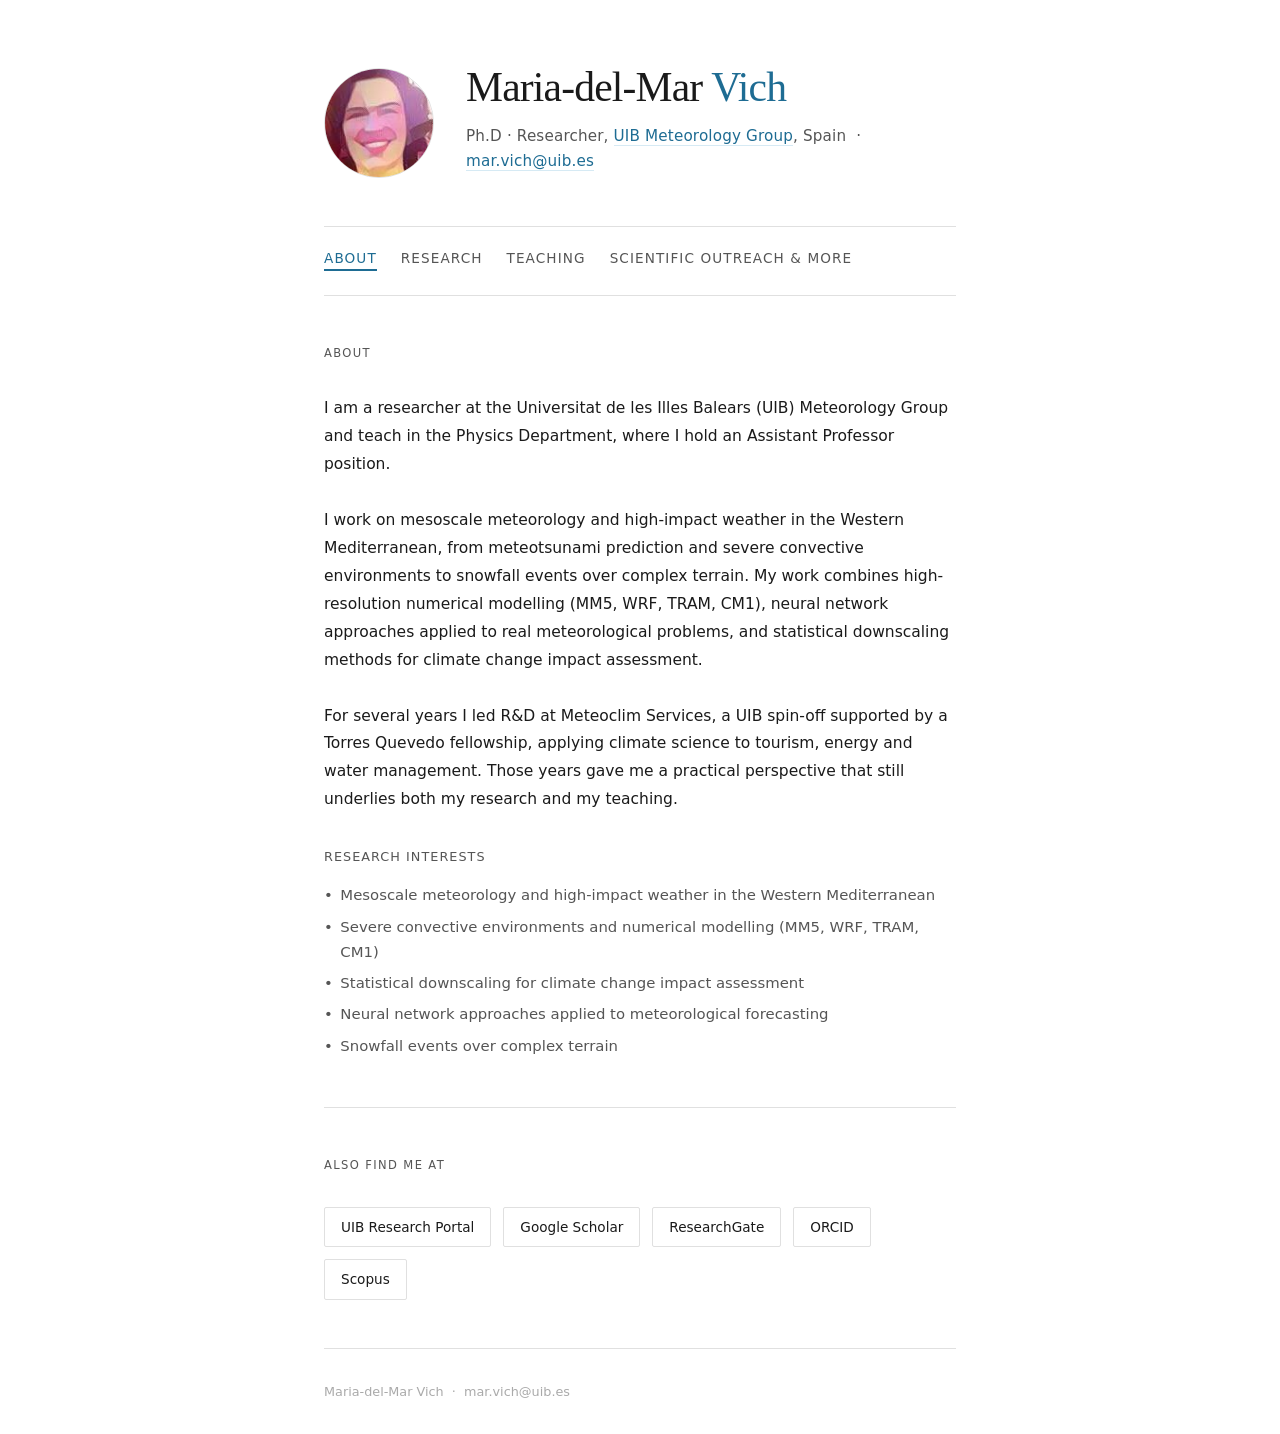
<file: index.html>
<!DOCTYPE html>
<html lang="en">
<head>
  <meta charset="UTF-8">
  <meta name="viewport" content="width=device-width, initial-scale=1.0">
  <title>M. Vich — About me</title>
  <link rel="stylesheet" href="style.css">
  <link rel="icon" href="data:image/svg+xml,<svg xmlns='http://www.w3.org/2000/svg' viewBox='0 0 100 100'><text y='.9em' font-size='90'>⚡</text></svg>">
</head>
<body>
<div class="wrap">

  <header>
    <img src="foto.jpg" alt="Maria-del-Mar Vich" class="header-photo">
    <div class="header-text">
      <h1 class="name">Maria-del-Mar <em>Vich</em></h1>
      <p class="tagline">
        Ph.D · Researcher, <a href="https://meteo.uib.es/" target="_blank">UIB Meteorology Group</a>, Spain
        &nbsp;·&nbsp; <a href="mailto:mar.vich@uib.es">mar.vich@uib.es</a>
      </p>
    </div>
  </header>

  <nav>
    <a href="index.html" class="active">About</a>
    <a href="research.html">Research</a>
    <a href="teaching.html">Teaching</a>
    <a href="outreach.html">Scientific outreach &amp; more</a>
  </nav>

  <section class="section" id="about">
    <p class="section-label">About</p>
    <p class="about-text">
      I am a researcher at the Universitat de les Illes Balears (UIB) Meteorology Group and teach in the Physics Department, where I hold an Assistant Professor position.<br><br>
      I work on mesoscale meteorology and high-impact weather in the Western Mediterranean, from meteotsunami prediction and severe convective environments to snowfall events over complex terrain. My work combines high-resolution numerical modelling (MM5, WRF, TRAM, CM1), neural network approaches applied to real meteorological problems, and statistical downscaling methods for climate change impact assessment.<br><br>
      For several years I led R&amp;D at Meteoclim Services, a UIB spin-off supported by a Torres Quevedo fellowship, applying climate science to tourism, energy and water management. Those years gave me a practical perspective that still underlies both my research and my teaching.
    </p>

    <!-- Research interests -->
        <p class="subsection-label" style="margin-top: 32px;">Research interests</p>
    <ul class="interests-list">
      <li>Mesoscale meteorology and high-impact weather in the Western Mediterranean</li>
      <li>Severe convective environments and numerical modelling (MM5, WRF, TRAM, CM1)</li>
      <li>Statistical downscaling for climate change impact assessment</li>
      <li>Neural network approaches applied to meteorological forecasting</li>
      <li>Snowfall events over complex terrain</li>
    </ul>
  </section>

  <section class="section" id="profiles">
    <p class="section-label">Also find me at</p>
    <div class="profiles">
      <a class="profile-link" href="https://portalinvestigacio.uib.cat/investigadores/1208396/detalle" target="_blank">UIB Research Portal</a>
      <a class="profile-link" href="https://scholar.google.com/citations?user=VczlS78AAAAJ" target="_blank">Google Scholar</a>
      <a class="profile-link" href="https://www.researchgate.net/profile/Maria-Del-Mar-Vich" target="_blank">ResearchGate</a>
      <a class="profile-link" href="https://orcid.org/0000-0003-0181-1051" target="_blank">ORCID</a>
      <a class="profile-link" href="https://www.scopus.com/authid/detail.url?authorId=7801561388" target="_blank">Scopus</a>
    </div>
  </section>

  <footer>Maria-del-Mar Vich &nbsp;·&nbsp; mar.vich@uib.es</footer>

</div>
</body>
</html>
</file>
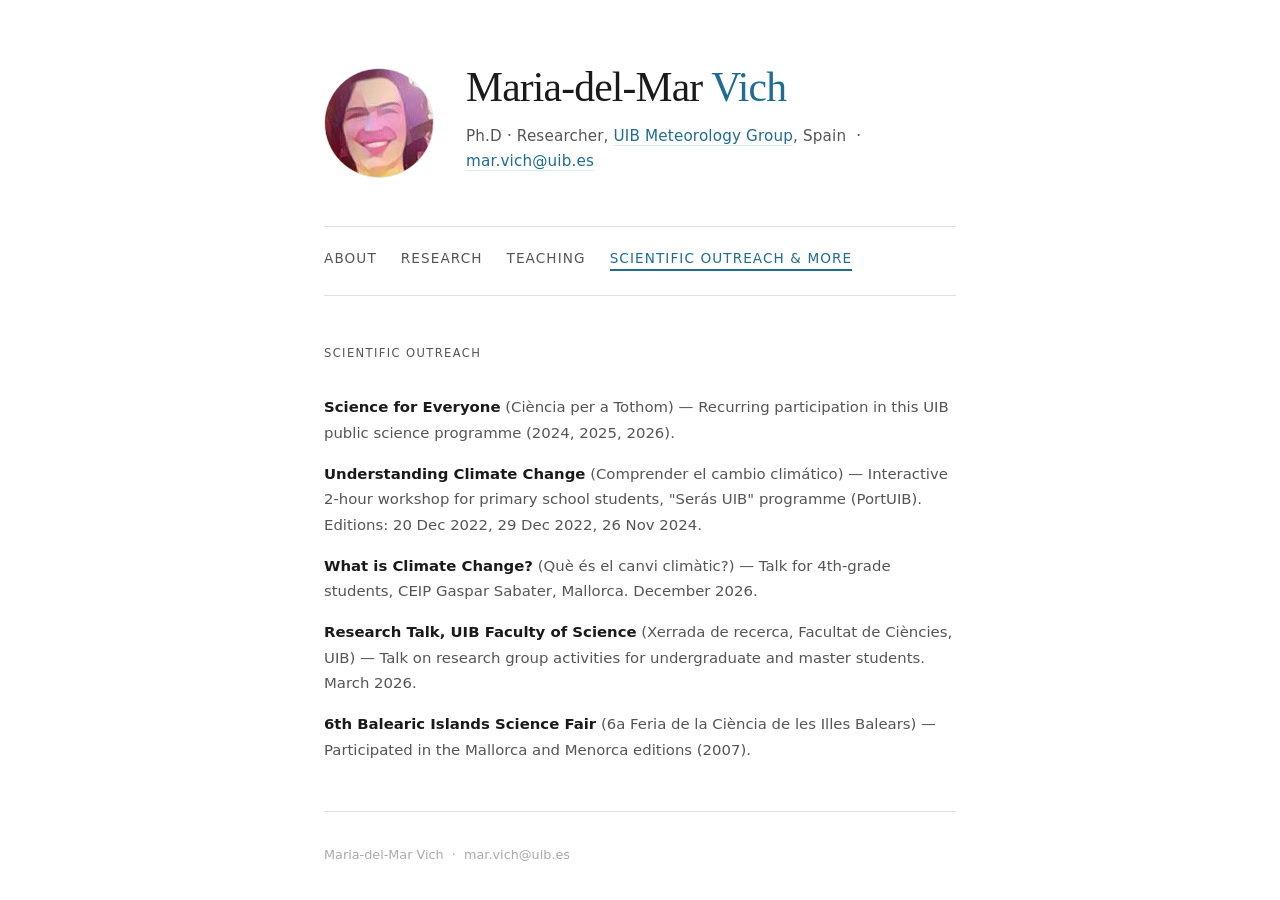
<file: outreach.html>
<!DOCTYPE html>
<html lang="en">
<head>
  <meta charset="UTF-8">
  <meta name="viewport" content="width=device-width, initial-scale=1.0">
  <title>Scientific outreach &amp; more — M. Vich</title>
  <link rel="stylesheet" href="style.css">
  <link rel="icon" href="data:image/svg+xml,<svg xmlns='http://www.w3.org/2000/svg' viewBox='0 0 100 100'><text y='.9em' font-size='90'>⚡</text></svg>">
</head>
<body>
<div class="wrap">

  <header>
    <img src="foto.jpg" alt="Maria-del-Mar Vich" class="header-photo">
    <div class="header-text">
      <h1 class="name"><a href="index.html">Maria-del-Mar <em>Vich</em></a></h1>
      <p class="tagline">
        Ph.D · Researcher, <a href="https://meteo.uib.es/" target="_blank">UIB Meteorology Group</a>, Spain
        &nbsp;·&nbsp; <a href="mailto:mar.vich@uib.es">mar.vich@uib.es</a>
      </p>
    </div>
  </header>

  <nav>
    <a href="index.html">About</a>
    <a href="research.html">Research</a>
    <a href="teaching.html">Teaching</a>
    <a href="outreach.html" class="active">Scientific outreach &amp; more</a>
  </nav>

  <!-- Outreach -->
  <section class="section" id="outreach">
    <p class="section-label">Scientific outreach</p>
    <div class="item">
      <strong>Science for Everyone</strong> (Ciència per a Tothom) — Recurring participation in this UIB public science programme (2024, 2025, 2026).
    </div>
    <div class="item">
      <strong>Understanding Climate Change</strong> (Comprender el cambio climático) — Interactive 2-hour workshop for primary school students, "Serás UIB" programme (PortUIB). Editions: 20 Dec 2022, 29 Dec 2022, 26 Nov 2024.
    </div>
    <div class="item">
      <strong>What is Climate Change?</strong> (Què és el canvi climàtic?) — Talk for 4th-grade students, CEIP Gaspar Sabater, Mallorca. December 2026.
    </div>
    <div class="item">
      <strong>Research Talk, UIB Faculty of Science</strong> (Xerrada de recerca, Facultat de Ciències, UIB) — Talk on research group activities for undergraduate and master students. March 2026.
    </div>
    <div class="item">
      <strong>6th Balearic Islands Science Fair</strong> (6a Feria de la Ciència de les Illes Balears) — Participated in the Mallorca and Menorca editions (2007).
    </div>
  </section>

  <footer>Maria-del-Mar Vich &nbsp;·&nbsp; mar.vich@uib.es</footer>

</div>
</body>
</html>
</file>
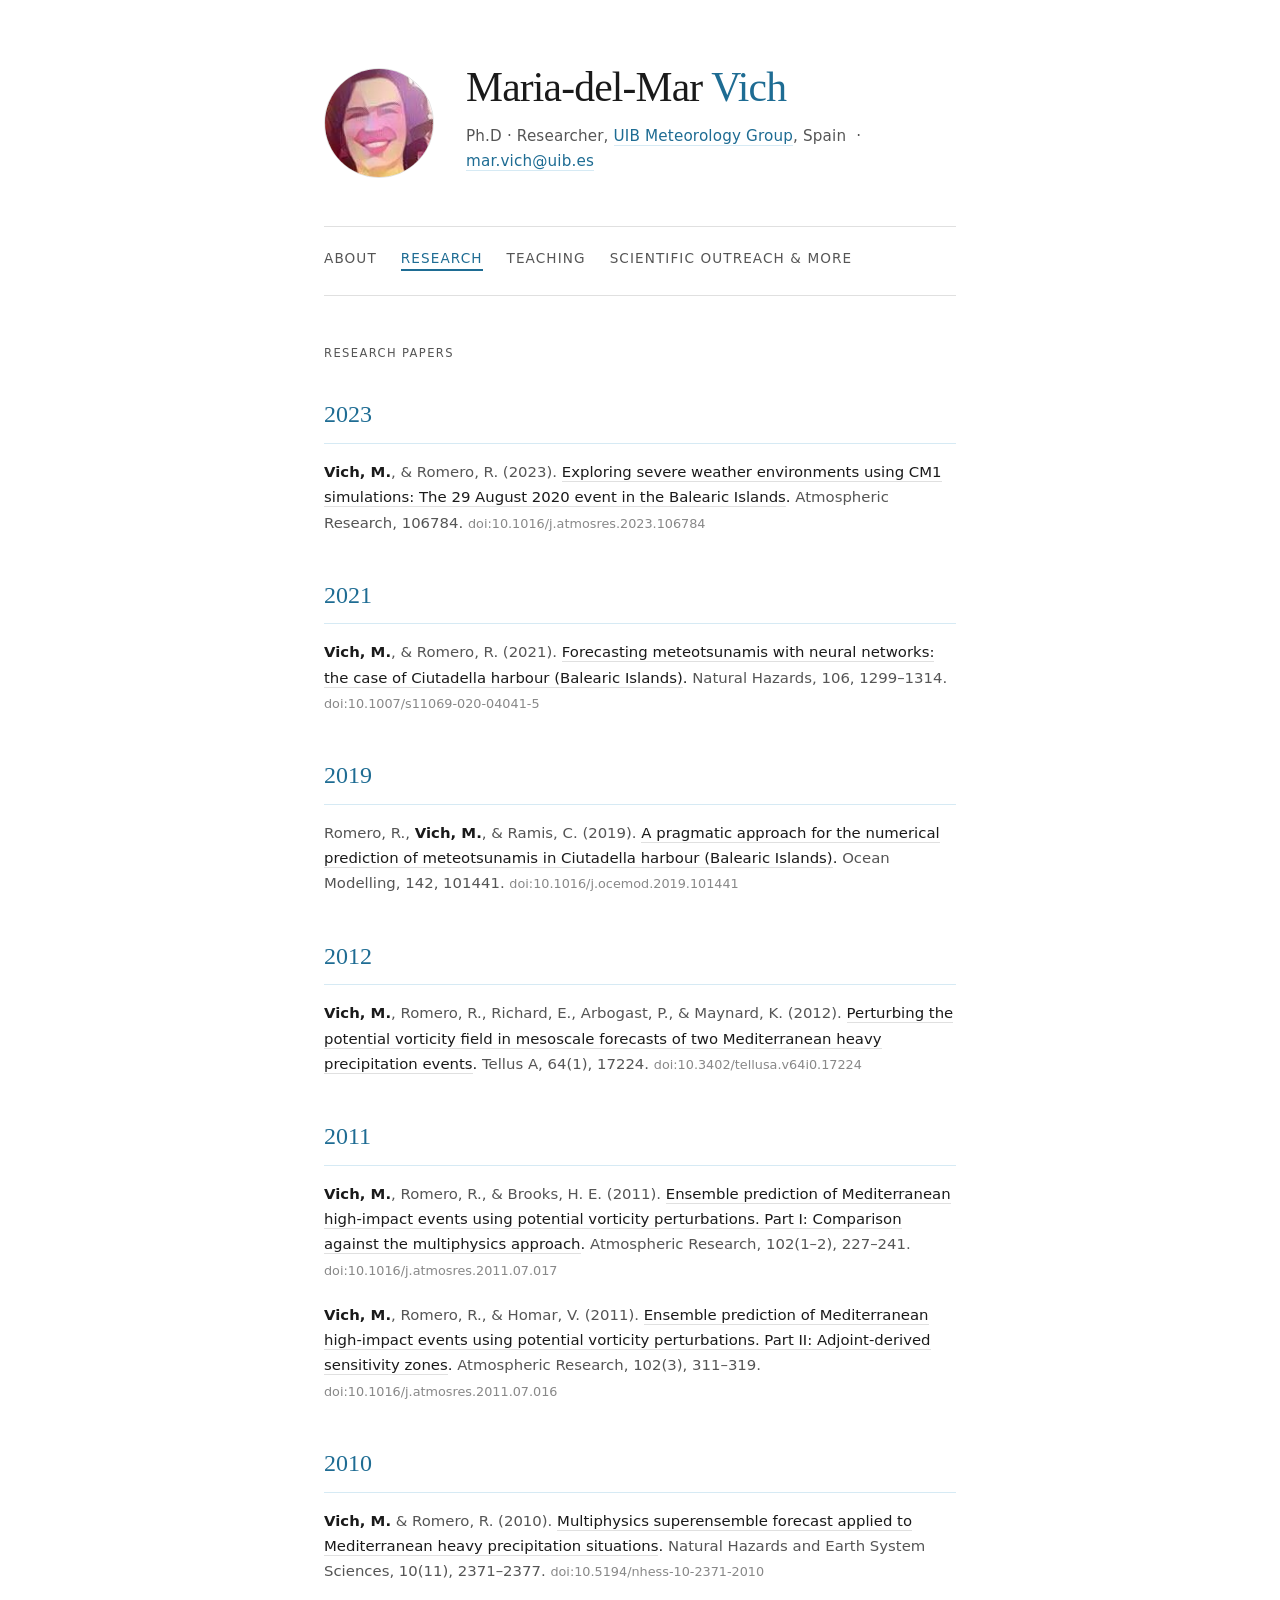
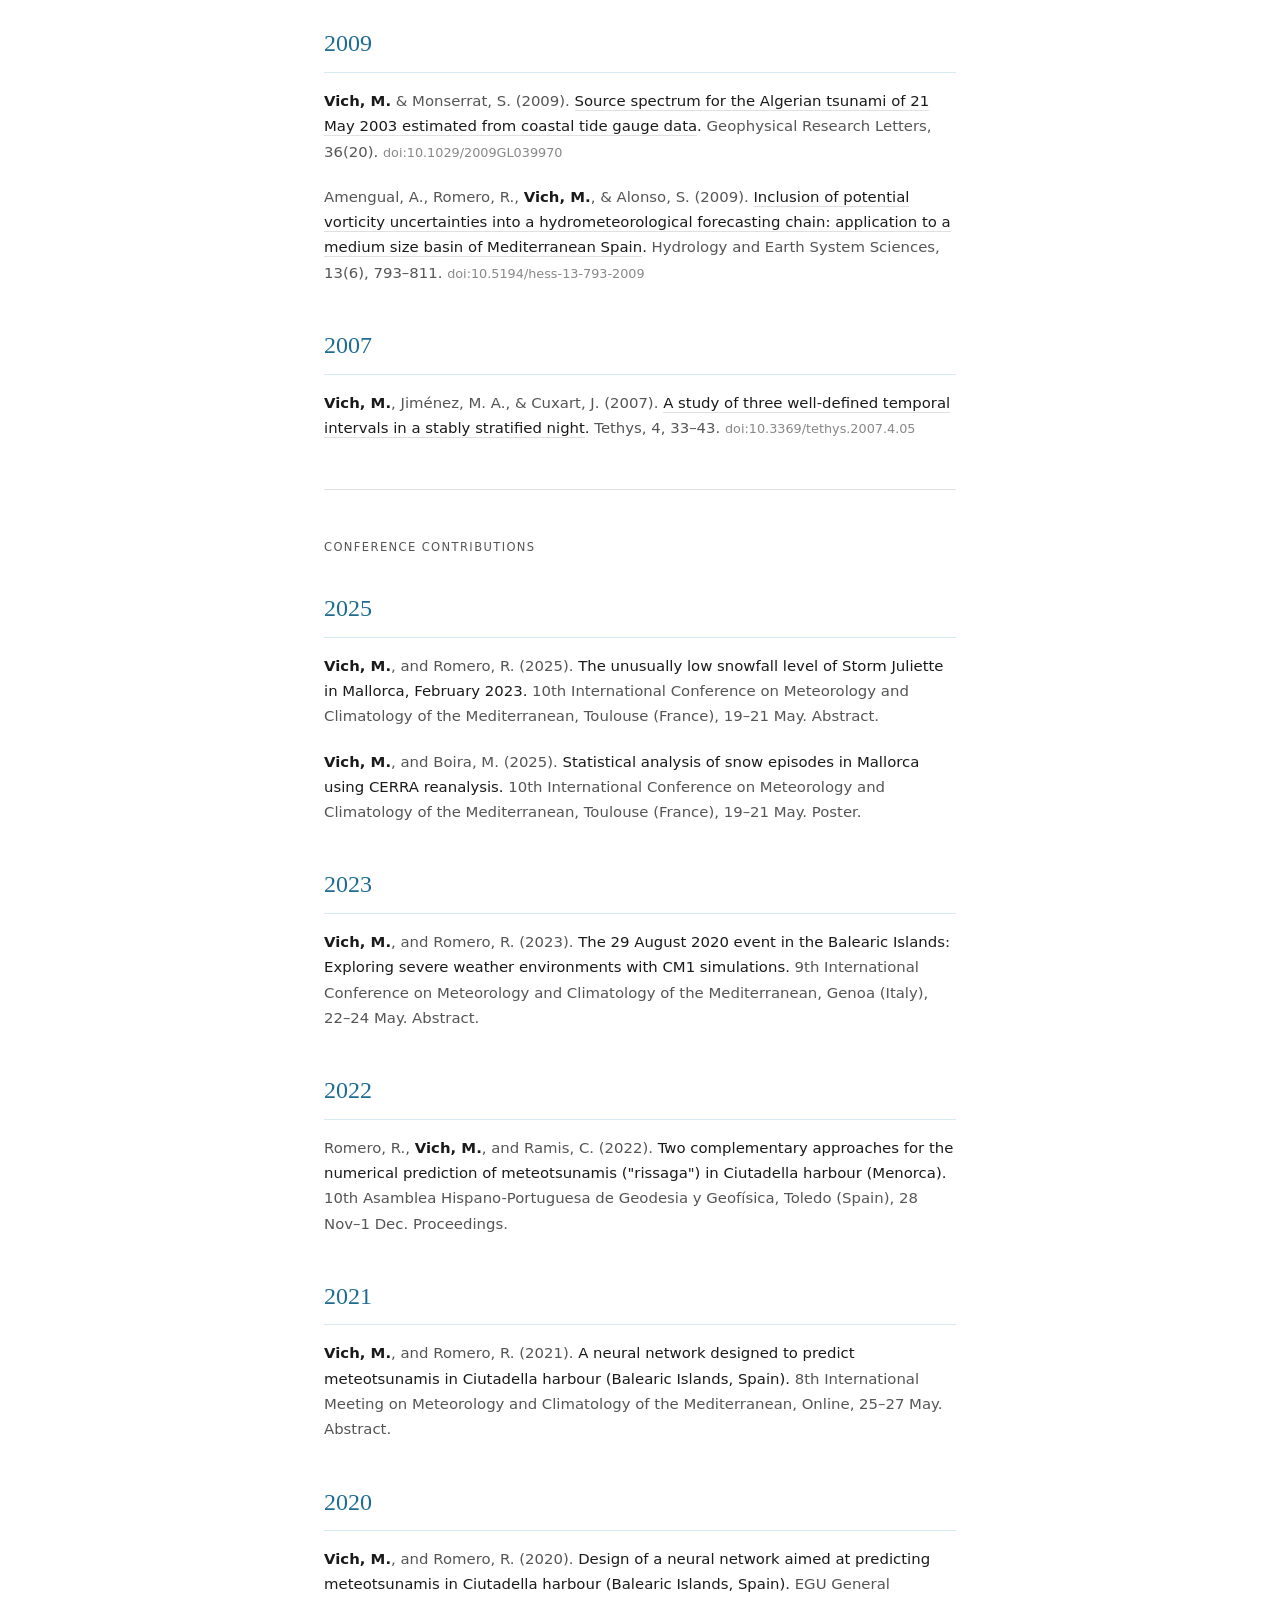
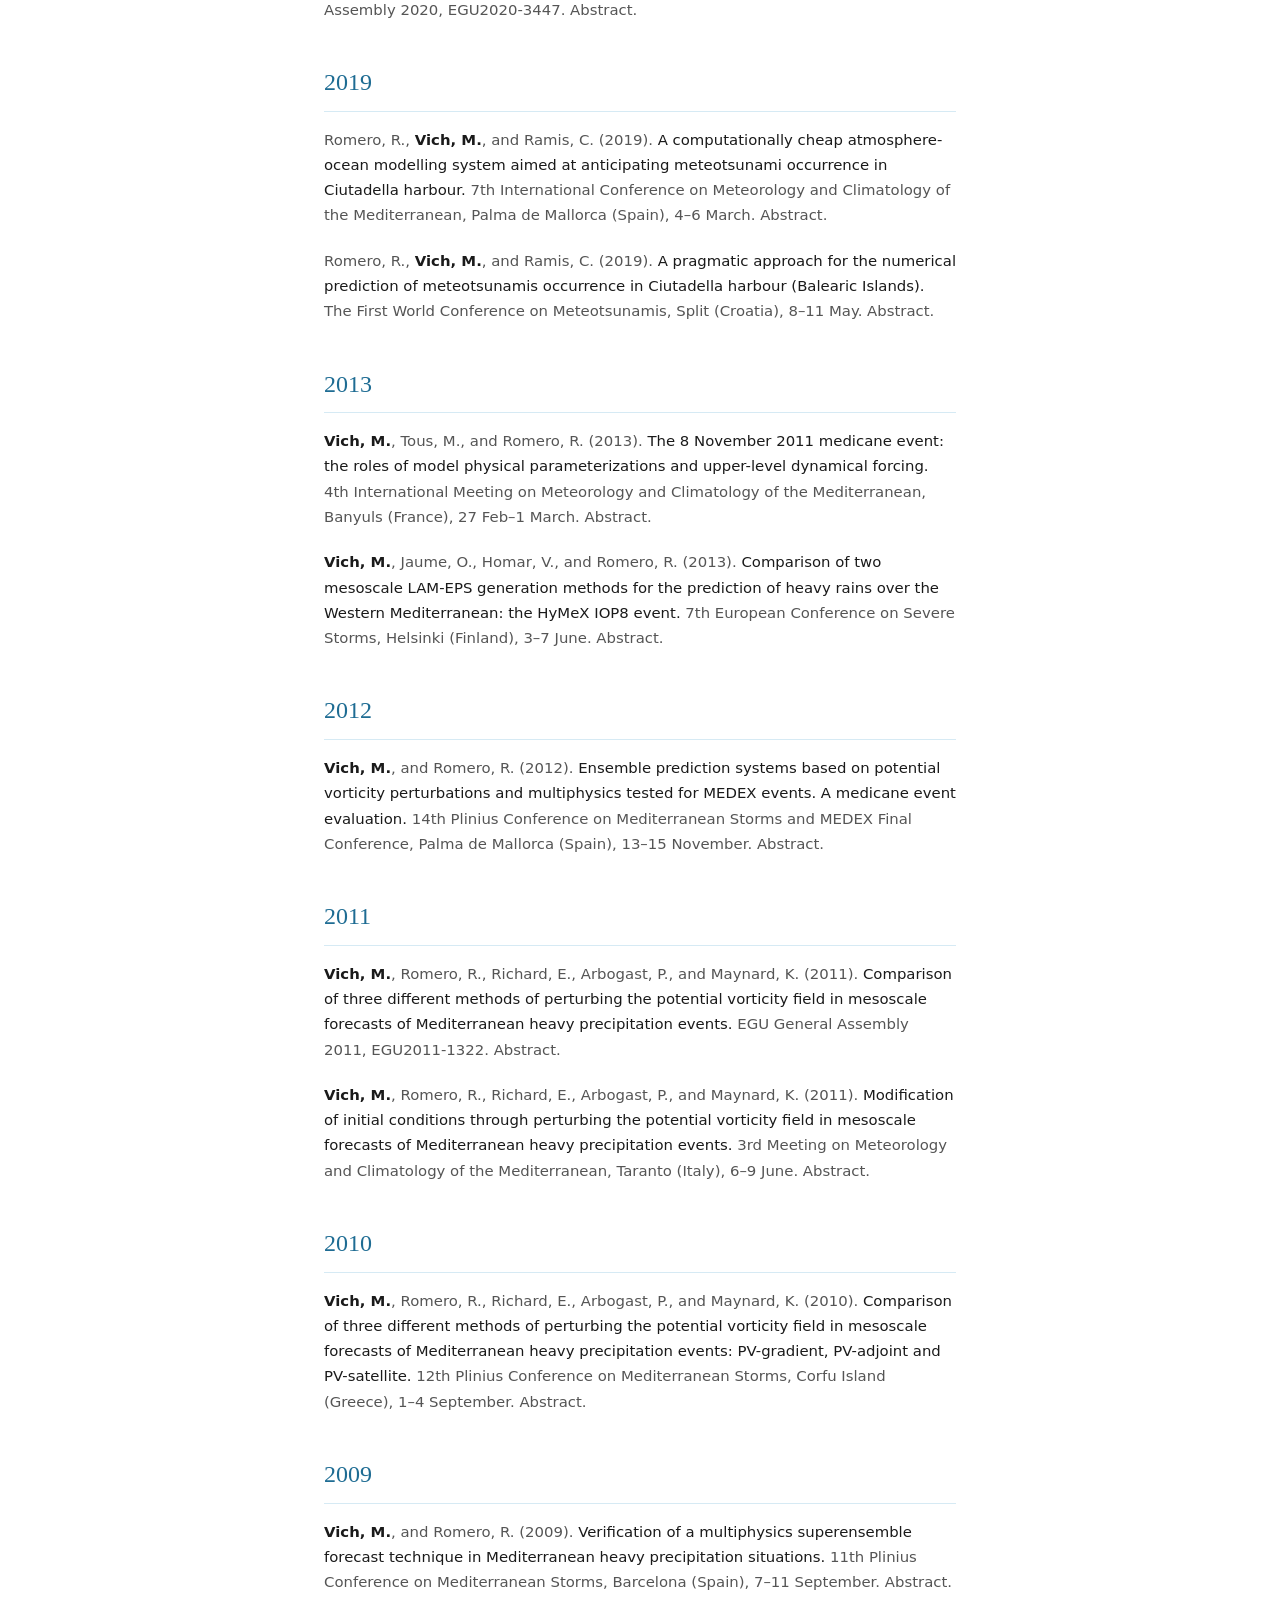
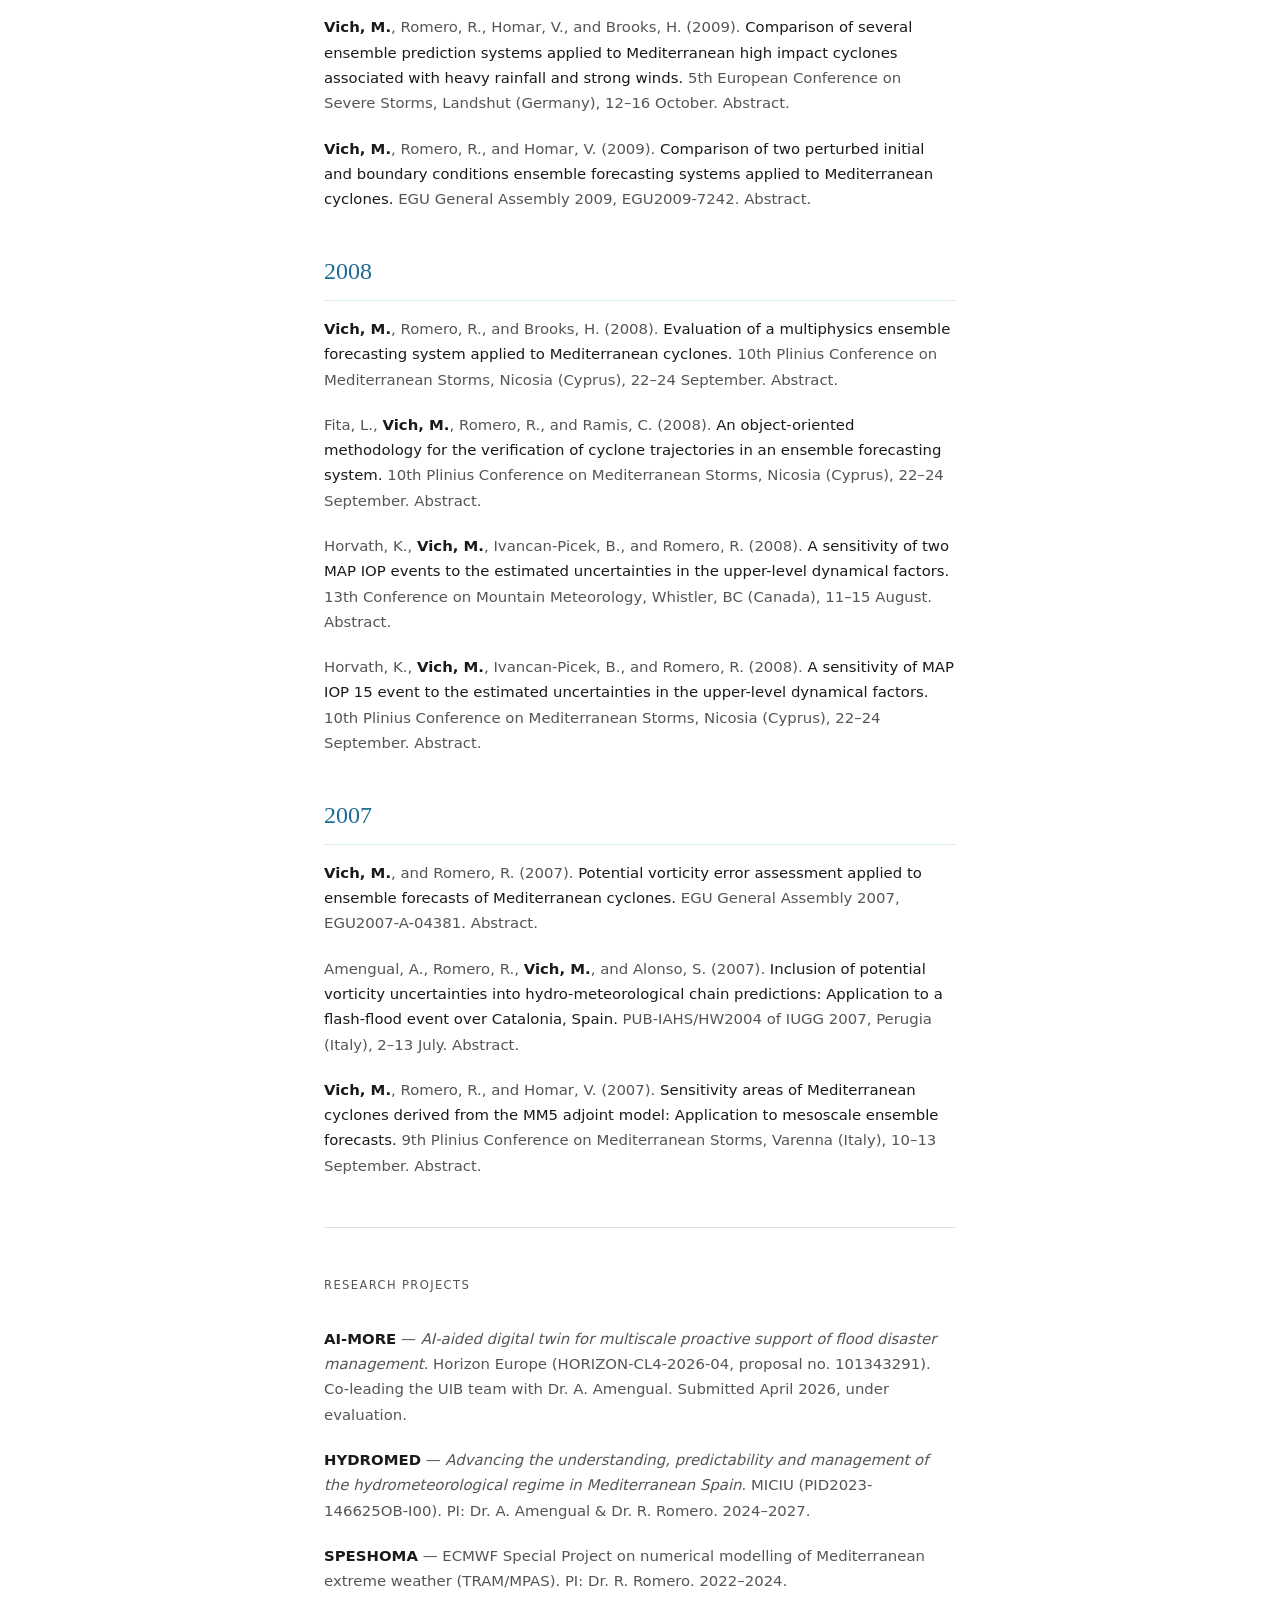
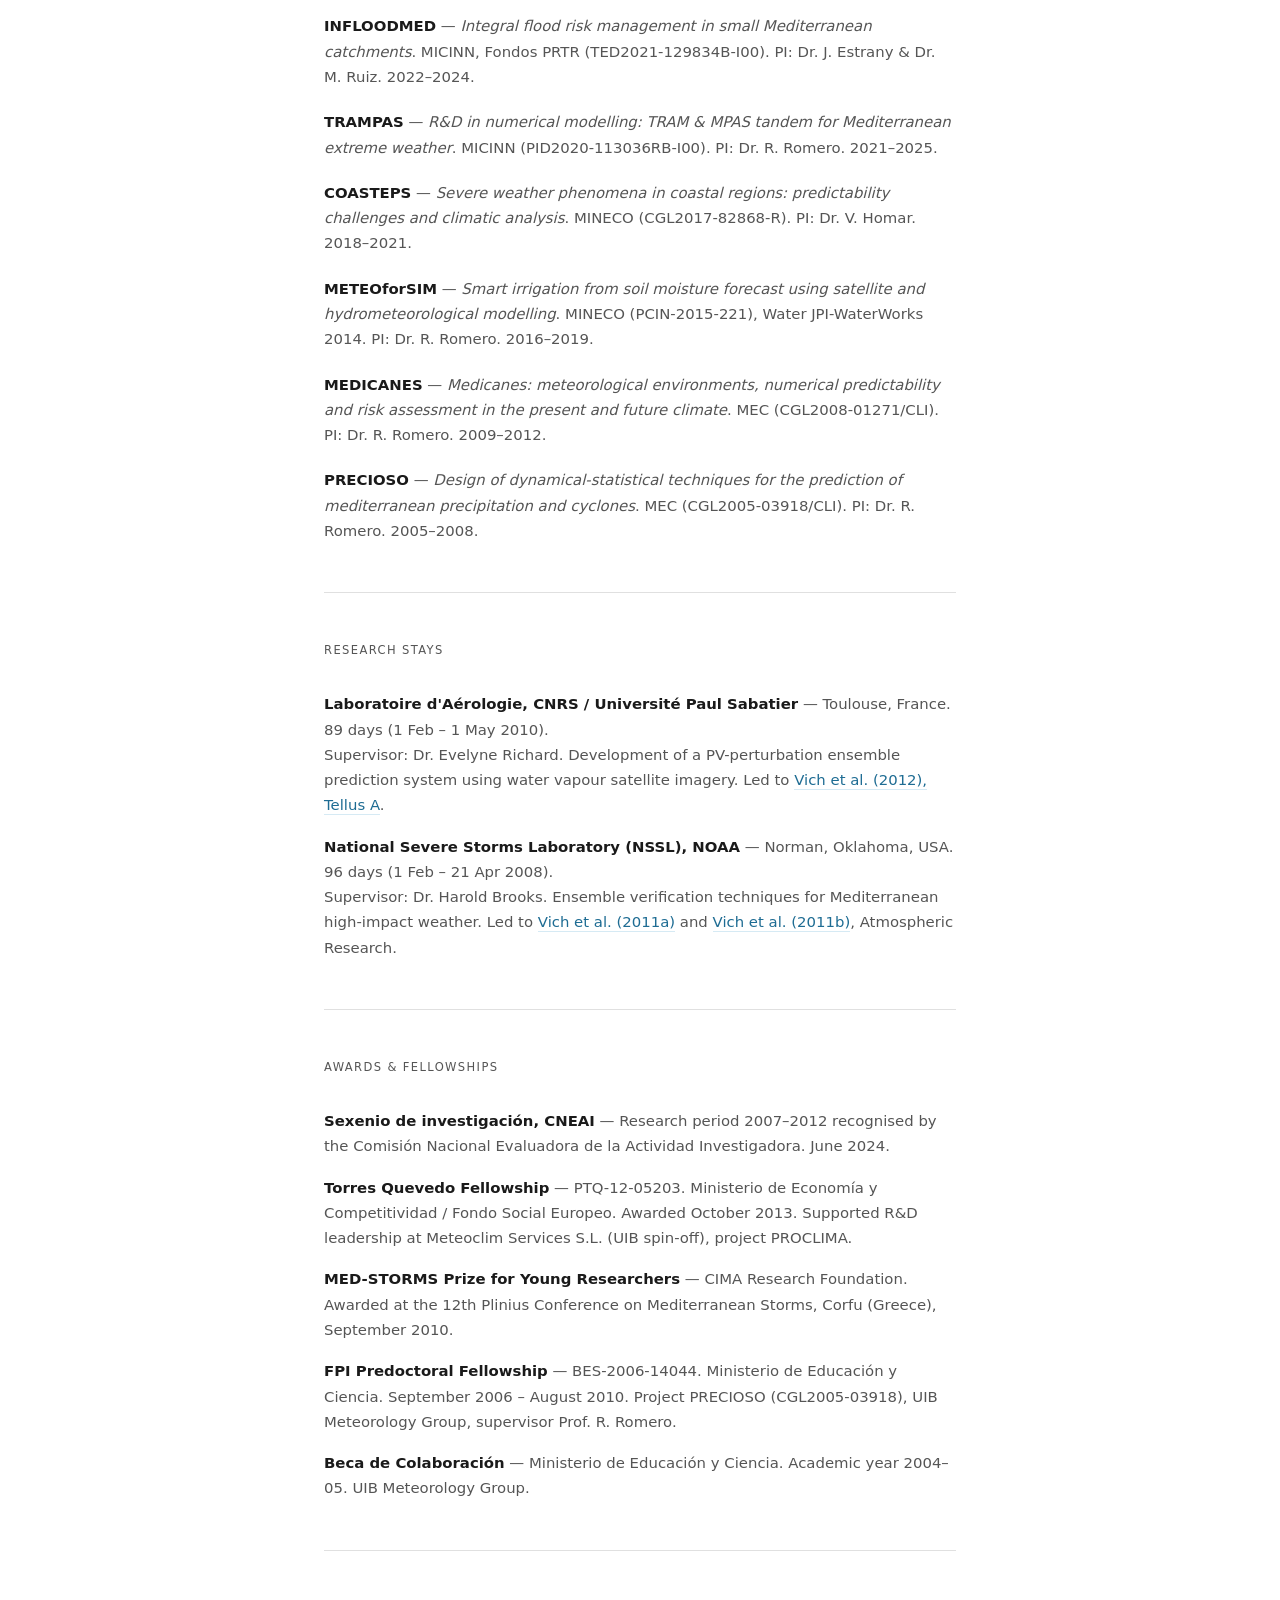
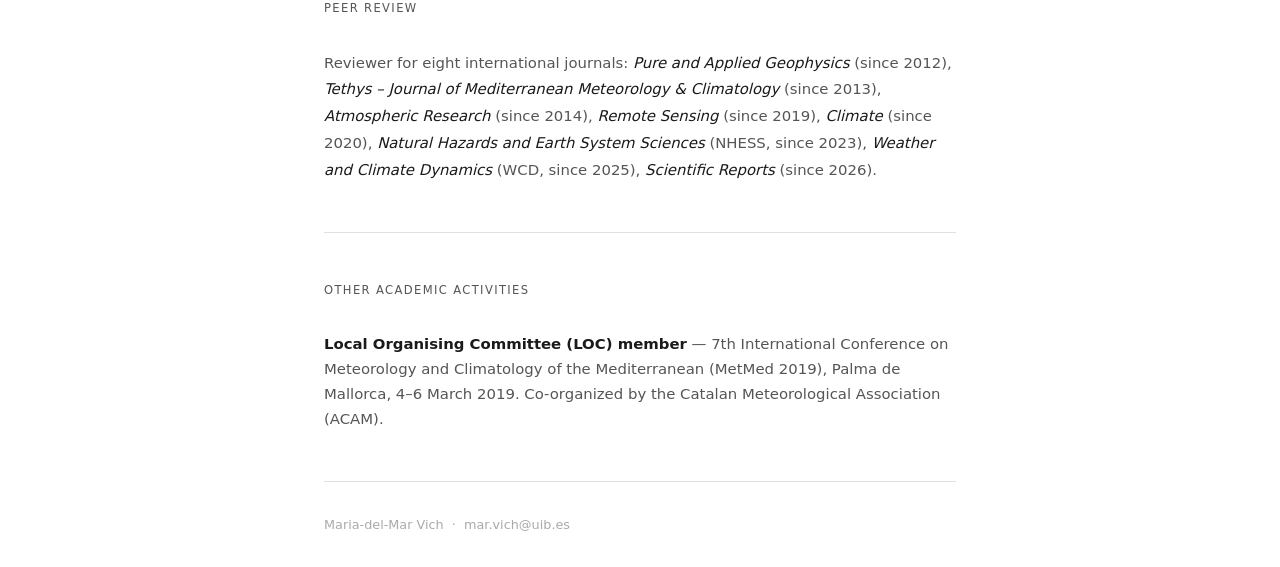
<file: research.html>
<!DOCTYPE html>
<html lang="en">
<head>
  <meta charset="UTF-8">
  <meta name="viewport" content="width=device-width, initial-scale=1.0">
  <title>Research — M. Vich</title>
  <link rel="stylesheet" href="style.css">
  <link rel="icon" href="data:image/svg+xml,<svg xmlns='http://www.w3.org/2000/svg' viewBox='0 0 100 100'><text y='.9em' font-size='90'>⚡</text></svg>">
</head>
<body>
<div class="wrap">

  <header>
    <img src="foto.jpg" alt="Maria-del-Mar Vich" class="header-photo">
    <div class="header-text">
      <h1 class="name"><a href="index.html">Maria-del-Mar <em>Vich</em></a></h1>
      <p class="tagline">
        Ph.D · Researcher, <a href="https://meteo.uib.es/" target="_blank">UIB Meteorology Group</a>, Spain
        &nbsp;·&nbsp; <a href="mailto:mar.vich@uib.es">mar.vich@uib.es</a>
      </p>
    </div>
  </header>

  <nav>
    <a href="index.html">About</a>
    <a href="research.html" class="active">Research</a>
    <a href="teaching.html">Teaching</a>
    <a href="outreach.html">Scientific outreach &amp; more</a>
  </nav>

  <!-- Papers -->
  <section class="section" id="papers">
    <p class="section-label">Research papers</p>

    <div class="year-group">
      <div class="year">2023</div>
      <div class="pub">
        <span class="authors"><strong>Vich, M.</strong>, &amp; Romero, R. (2023). </span>
        <span class="title"><a href="https://doi.org/10.1016/j.atmosres.2023.106784" target="_blank">Exploring severe weather environments using CM1 simulations: The 29 August 2020 event in the Balearic Islands</a>.</span>
        <span> Atmospheric Research, 106784.</span>
        <span class="doi"> <a href="https://doi.org/10.1016/j.atmosres.2023.106784" target="_blank">doi:10.1016/j.atmosres.2023.106784</a></span>
      </div>
    </div>

    <div class="year-group">
      <div class="year">2021</div>
      <div class="pub">
        <span class="authors"><strong>Vich, M.</strong>, &amp; Romero, R. (2021). </span>
        <span class="title"><a href="https://doi.org/10.1007/s11069-020-04041-5" target="_blank">Forecasting meteotsunamis with neural networks: the case of Ciutadella harbour (Balearic Islands)</a>.</span>
        <span> Natural Hazards, 106, 1299–1314.</span>
        <span class="doi"> <a href="https://doi.org/10.1007/s11069-020-04041-5" target="_blank">doi:10.1007/s11069-020-04041-5</a></span>
      </div>
    </div>

    <div class="year-group">
      <div class="year">2019</div>
      <div class="pub">
        <span class="authors">Romero, R., <strong>Vich, M.</strong>, &amp; Ramis, C. (2019). </span>
        <span class="title"><a href="https://doi.org/10.1016/j.ocemod.2019.101441" target="_blank">A pragmatic approach for the numerical prediction of meteotsunamis in Ciutadella harbour (Balearic Islands)</a>.</span>
        <span> Ocean Modelling, 142, 101441.</span>
        <span class="doi"> <a href="https://doi.org/10.1016/j.ocemod.2019.101441" target="_blank">doi:10.1016/j.ocemod.2019.101441</a></span>
      </div>
    </div>

    <div class="year-group">
      <div class="year">2012</div>
      <div class="pub">
        <span class="authors"><strong>Vich, M.</strong>, Romero, R., Richard, E., Arbogast, P., &amp; Maynard, K. (2012). </span>
        <span class="title"><a href="https://doi.org/10.3402/tellusa.v64i0.17224" target="_blank">Perturbing the potential vorticity field in mesoscale forecasts of two Mediterranean heavy precipitation events</a>.</span>
        <span> Tellus A, 64(1), 17224.</span>
        <span class="doi"> <a href="https://doi.org/10.3402/tellusa.v64i0.17224" target="_blank">doi:10.3402/tellusa.v64i0.17224</a></span>
      </div>
    </div>

    <div class="year-group">
      <div class="year">2011</div>
      <div class="pub">
        <span class="authors"><strong>Vich, M.</strong>, Romero, R., &amp; Brooks, H. E. (2011). </span>
        <span class="title"><a href="https://doi.org/10.1016/j.atmosres.2011.07.017" target="_blank">Ensemble prediction of Mediterranean high-impact events using potential vorticity perturbations. Part I: Comparison against the multiphysics approach</a>.</span>
        <span> Atmospheric Research, 102(1–2), 227–241.</span>
        <span class="doi"> <a href="https://doi.org/10.1016/j.atmosres.2011.07.017" target="_blank">doi:10.1016/j.atmosres.2011.07.017</a></span>
      </div>
      <div class="pub">
        <span class="authors"><strong>Vich, M.</strong>, Romero, R., &amp; Homar, V. (2011). </span>
        <span class="title"><a href="https://doi.org/10.1016/j.atmosres.2011.07.016" target="_blank">Ensemble prediction of Mediterranean high-impact events using potential vorticity perturbations. Part II: Adjoint-derived sensitivity zones</a>.</span>
        <span> Atmospheric Research, 102(3), 311–319.</span>
        <span class="doi"> <a href="https://doi.org/10.1016/j.atmosres.2011.07.016" target="_blank">doi:10.1016/j.atmosres.2011.07.016</a></span>
      </div>
    </div>

    <div class="year-group">
      <div class="year">2010</div>
      <div class="pub">
        <span class="authors"><strong>Vich, M.</strong> &amp; Romero, R. (2010). </span>
        <span class="title"><a href="https://doi.org/10.5194/nhess-10-2371-2010" target="_blank">Multiphysics superensemble forecast applied to Mediterranean heavy precipitation situations</a>.</span>
        <span> Natural Hazards and Earth System Sciences, 10(11), 2371–2377.</span>
        <span class="doi"> <a href="https://doi.org/10.5194/nhess-10-2371-2010" target="_blank">doi:10.5194/nhess-10-2371-2010</a></span>
      </div>
    </div>

    <div class="year-group">
      <div class="year">2009</div>
      <div class="pub">
        <span class="authors"><strong>Vich, M.</strong> &amp; Monserrat, S. (2009). </span>
        <span class="title"><a href="https://doi.org/10.1029/2009GL039970" target="_blank">Source spectrum for the Algerian tsunami of 21 May 2003 estimated from coastal tide gauge data</a>.</span>
        <span> Geophysical Research Letters, 36(20).</span>
        <span class="doi"> <a href="https://doi.org/10.1029/2009GL039970" target="_blank">doi:10.1029/2009GL039970</a></span>
      </div>
      <div class="pub">
        <span class="authors">Amengual, A., Romero, R., <strong>Vich, M.</strong>, &amp; Alonso, S. (2009). </span>
        <span class="title"><a href="https://doi.org/10.5194/hess-13-793-2009" target="_blank">Inclusion of potential vorticity uncertainties into a hydrometeorological forecasting chain: application to a medium size basin of Mediterranean Spain</a>.</span>
        <span> Hydrology and Earth System Sciences, 13(6), 793–811.</span>
        <span class="doi"> <a href="https://doi.org/10.5194/hess-13-793-2009" target="_blank">doi:10.5194/hess-13-793-2009</a></span>
      </div>
    </div>

    <div class="year-group">
      <div class="year">2007</div>
      <div class="pub">
        <span class="authors"><strong>Vich, M.</strong>, Jiménez, M. A., &amp; Cuxart, J. (2007). </span>
        <span class="title"><a href="https://doi.org/10.3369/tethys.2007.4.05" target="_blank">A study of three well-defined temporal intervals in a stably stratified night</a>.</span>
        <span> Tethys, 4, 33–43.</span>
        <span class="doi"> <a href="https://doi.org/10.3369/tethys.2007.4.05" target="_blank">doi:10.3369/tethys.2007.4.05</a></span>
      </div>
    </div>
  </section>

  <!-- Conferences -->
  <section class="section" id="conferences">
    <p class="section-label">Conference contributions</p>

    <div class="year-group">
      <div class="year">2025</div>
      <div class="pub">
        <span class="authors"><strong>Vich, M.</strong>, and Romero, R. (2025). </span>
        <span class="title">The unusually low snowfall level of Storm Juliette in Mallorca, February 2023.</span>
        <span> 10th International Conference on Meteorology and Climatology of the Mediterranean, Toulouse (France), 19–21 May. Abstract.</span>
      </div>
      <div class="pub">
        <span class="authors"><strong>Vich, M.</strong>, and Boira, M. (2025). </span>
        <span class="title">Statistical analysis of snow episodes in Mallorca using CERRA reanalysis.</span>
        <span> 10th International Conference on Meteorology and Climatology of the Mediterranean, Toulouse (France), 19–21 May. Poster.</span>
      </div>
    </div>

    <div class="year-group">
      <div class="year">2023</div>
      <div class="pub">
        <span class="authors"><strong>Vich, M.</strong>, and Romero, R. (2023). </span>
        <span class="title">The 29 August 2020 event in the Balearic Islands: Exploring severe weather environments with CM1 simulations.</span>
        <span> 9th International Conference on Meteorology and Climatology of the Mediterranean, Genoa (Italy), 22–24 May. Abstract.</span>
      </div>
    </div>

    <div class="year-group">
      <div class="year">2022</div>
      <div class="pub">
        <span class="authors">Romero, R., <strong>Vich, M.</strong>, and Ramis, C. (2022). </span>
        <span class="title">Two complementary approaches for the numerical prediction of meteotsunamis ("rissaga") in Ciutadella harbour (Menorca).</span>
        <span> 10th Asamblea Hispano-Portuguesa de Geodesia y Geofísica, Toledo (Spain), 28 Nov–1 Dec. Proceedings.</span>
      </div>
    </div>

    <div class="year-group">
      <div class="year">2021</div>
      <div class="pub">
        <span class="authors"><strong>Vich, M.</strong>, and Romero, R. (2021). </span>
        <span class="title">A neural network designed to predict meteotsunamis in Ciutadella harbour (Balearic Islands, Spain).</span>
        <span> 8th International Meeting on Meteorology and Climatology of the Mediterranean, Online, 25–27 May. Abstract.</span>
      </div>
    </div>

    <div class="year-group">
      <div class="year">2020</div>
      <div class="pub">
        <span class="authors"><strong>Vich, M.</strong>, and Romero, R. (2020). </span>
        <span class="title">Design of a neural network aimed at predicting meteotsunamis in Ciutadella harbour (Balearic Islands, Spain).</span>
        <span> EGU General Assembly 2020, EGU2020-3447. Abstract.</span>
      </div>
    </div>

    <div class="year-group">
      <div class="year">2019</div>
      <div class="pub">
        <span class="authors">Romero, R., <strong>Vich, M.</strong>, and Ramis, C. (2019). </span>
        <span class="title">A computationally cheap atmosphere-ocean modelling system aimed at anticipating meteotsunami occurrence in Ciutadella harbour.</span>
        <span> 7th International Conference on Meteorology and Climatology of the Mediterranean, Palma de Mallorca (Spain), 4–6 March. Abstract.</span>
      </div>
      <div class="pub">
        <span class="authors">Romero, R., <strong>Vich, M.</strong>, and Ramis, C. (2019). </span>
        <span class="title">A pragmatic approach for the numerical prediction of meteotsunamis occurrence in Ciutadella harbour (Balearic Islands).</span>
        <span> The First World Conference on Meteotsunamis, Split (Croatia), 8–11 May. Abstract.</span>
      </div>
    </div>

    <div class="year-group">
      <div class="year">2013</div>
      <div class="pub">
        <span class="authors"><strong>Vich, M.</strong>, Tous, M., and Romero, R. (2013). </span>
        <span class="title">The 8 November 2011 medicane event: the roles of model physical parameterizations and upper-level dynamical forcing.</span>
        <span> 4th International Meeting on Meteorology and Climatology of the Mediterranean, Banyuls (France), 27 Feb–1 March. Abstract.</span>
      </div>
      <div class="pub">
        <span class="authors"><strong>Vich, M.</strong>, Jaume, O., Homar, V., and Romero, R. (2013). </span>
        <span class="title">Comparison of two mesoscale LAM-EPS generation methods for the prediction of heavy rains over the Western Mediterranean: the HyMeX IOP8 event.</span>
        <span> 7th European Conference on Severe Storms, Helsinki (Finland), 3–7 June. Abstract.</span>
      </div>
    </div>

    <div class="year-group">
      <div class="year">2012</div>
      <div class="pub">
        <span class="authors"><strong>Vich, M.</strong>, and Romero, R. (2012). </span>
        <span class="title">Ensemble prediction systems based on potential vorticity perturbations and multiphysics tested for MEDEX events. A medicane event evaluation.</span>
        <span> 14th Plinius Conference on Mediterranean Storms and MEDEX Final Conference, Palma de Mallorca (Spain), 13–15 November. Abstract.</span>
      </div>
    </div>

    <div class="year-group">
      <div class="year">2011</div>
      <div class="pub">
        <span class="authors"><strong>Vich, M.</strong>, Romero, R., Richard, E., Arbogast, P., and Maynard, K. (2011). </span>
        <span class="title">Comparison of three different methods of perturbing the potential vorticity field in mesoscale forecasts of Mediterranean heavy precipitation events.</span>
        <span> EGU General Assembly 2011, EGU2011-1322. Abstract.</span>
      </div>
      <div class="pub">
        <span class="authors"><strong>Vich, M.</strong>, Romero, R., Richard, E., Arbogast, P., and Maynard, K. (2011). </span>
        <span class="title">Modification of initial conditions through perturbing the potential vorticity field in mesoscale forecasts of Mediterranean heavy precipitation events.</span>
        <span> 3rd Meeting on Meteorology and Climatology of the Mediterranean, Taranto (Italy), 6–9 June. Abstract.</span>
      </div>
    </div>

    <div class="year-group">
      <div class="year">2010</div>
      <div class="pub">
        <span class="authors"><strong>Vich, M.</strong>, Romero, R., Richard, E., Arbogast, P., and Maynard, K. (2010). </span>
        <span class="title">Comparison of three different methods of perturbing the potential vorticity field in mesoscale forecasts of Mediterranean heavy precipitation events: PV-gradient, PV-adjoint and PV-satellite.</span>
        <span> 12th Plinius Conference on Mediterranean Storms, Corfu Island (Greece), 1–4 September. Abstract.</span>
      </div>
    </div>

    <div class="year-group">
      <div class="year">2009</div>
      <div class="pub">
        <span class="authors"><strong>Vich, M.</strong>, and Romero, R. (2009). </span>
        <span class="title">Verification of a multiphysics superensemble forecast technique in Mediterranean heavy precipitation situations.</span>
        <span> 11th Plinius Conference on Mediterranean Storms, Barcelona (Spain), 7–11 September. Abstract.</span>
      </div>
      <div class="pub">
        <span class="authors"><strong>Vich, M.</strong>, Romero, R., Homar, V., and Brooks, H. (2009). </span>
        <span class="title">Comparison of several ensemble prediction systems applied to Mediterranean high impact cyclones associated with heavy rainfall and strong winds.</span>
        <span> 5th European Conference on Severe Storms, Landshut (Germany), 12–16 October. Abstract.</span>
      </div>
      <div class="pub">
        <span class="authors"><strong>Vich, M.</strong>, Romero, R., and Homar, V. (2009). </span>
        <span class="title">Comparison of two perturbed initial and boundary conditions ensemble forecasting systems applied to Mediterranean cyclones.</span>
        <span> EGU General Assembly 2009, EGU2009-7242. Abstract.</span>
      </div>
    </div>

    <div class="year-group">
      <div class="year">2008</div>
      <div class="pub">
        <span class="authors"><strong>Vich, M.</strong>, Romero, R., and Brooks, H. (2008). </span>
        <span class="title">Evaluation of a multiphysics ensemble forecasting system applied to Mediterranean cyclones.</span>
        <span> 10th Plinius Conference on Mediterranean Storms, Nicosia (Cyprus), 22–24 September. Abstract.</span>
      </div>
      <div class="pub">
        <span class="authors">Fita, L., <strong>Vich, M.</strong>, Romero, R., and Ramis, C. (2008). </span>
        <span class="title">An object-oriented methodology for the verification of cyclone trajectories in an ensemble forecasting system.</span>
        <span> 10th Plinius Conference on Mediterranean Storms, Nicosia (Cyprus), 22–24 September. Abstract.</span>
      </div>
      <div class="pub">
        <span class="authors">Horvath, K., <strong>Vich, M.</strong>, Ivancan-Picek, B., and Romero, R. (2008). </span>
        <span class="title">A sensitivity of two MAP IOP events to the estimated uncertainties in the upper-level dynamical factors.</span>
        <span> 13th Conference on Mountain Meteorology, Whistler, BC (Canada), 11–15 August. Abstract.</span>
      </div>
      <div class="pub">
        <span class="authors">Horvath, K., <strong>Vich, M.</strong>, Ivancan-Picek, B., and Romero, R. (2008). </span>
        <span class="title">A sensitivity of MAP IOP 15 event to the estimated uncertainties in the upper-level dynamical factors.</span>
        <span> 10th Plinius Conference on Mediterranean Storms, Nicosia (Cyprus), 22–24 September. Abstract.</span>
      </div>
    </div>

    <div class="year-group">
      <div class="year">2007</div>
      <div class="pub">
        <span class="authors"><strong>Vich, M.</strong>, and Romero, R. (2007). </span>
        <span class="title">Potential vorticity error assessment applied to ensemble forecasts of Mediterranean cyclones.</span>
        <span> EGU General Assembly 2007, EGU2007-A-04381. Abstract.</span>
      </div>
      <div class="pub">
        <span class="authors">Amengual, A., Romero, R., <strong>Vich, M.</strong>, and Alonso, S. (2007). </span>
        <span class="title">Inclusion of potential vorticity uncertainties into hydro-meteorological chain predictions: Application to a flash-flood event over Catalonia, Spain.</span>
        <span> PUB-IAHS/HW2004 of IUGG 2007, Perugia (Italy), 2–13 July. Abstract.</span>
      </div>
      <div class="pub">
        <span class="authors"><strong>Vich, M.</strong>, Romero, R., and Homar, V. (2007). </span>
        <span class="title">Sensitivity areas of Mediterranean cyclones derived from the MM5 adjoint model: Application to mesoscale ensemble forecasts.</span>
        <span> 9th Plinius Conference on Mediterranean Storms, Varenna (Italy), 10–13 September. Abstract.</span>
      </div>
    </div>
  </section>

  <!-- Projects -->
  <section class="section" id="projects">
    <p class="section-label">Research projects</p>
    <div class="project">
      <span class="project-name">AI-MORE</span> — <em>AI-aided digital twin for multiscale proactive support of flood disaster management</em>.
      Horizon Europe (HORIZON-CL4-2026-04, proposal no. 101343291). Co-leading the UIB team with Dr. A. Amengual. Submitted April 2026, under evaluation.
    </div>
    <div class="project">
      <span class="project-name">HYDROMED</span> — <em>Advancing the understanding, predictability and management of the hydrometeorological regime in Mediterranean Spain</em>.
      MICIU (PID2023-146625OB-I00). PI: Dr. A. Amengual &amp; Dr. R. Romero. 2024–2027.
    </div>
    <div class="project">
      <span class="project-name">SPESHOMA</span> — ECMWF Special Project on numerical modelling of Mediterranean extreme weather (TRAM/MPAS). PI: Dr. R. Romero. 2022–2024.
    </div>
    <div class="project">
      <span class="project-name">INFLOODMED</span> — <em>Integral flood risk management in small Mediterranean catchments</em>.
      MICINN, Fondos PRTR (TED2021-129834B-I00). PI: Dr. J. Estrany &amp; Dr. M. Ruiz. 2022–2024.
    </div>
    <div class="project">
      <span class="project-name">TRAMPAS</span> — <em>R&amp;D in numerical modelling: TRAM &amp; MPAS tandem for Mediterranean extreme weather</em>.
      MICINN (PID2020-113036RB-I00). PI: Dr. R. Romero. 2021–2025.
    </div>
    <div class="project">
      <span class="project-name">COASTEPS</span> — <em>Severe weather phenomena in coastal regions: predictability challenges and climatic analysis</em>.
      MINECO (CGL2017-82868-R). PI: Dr. V. Homar. 2018–2021.
    </div>
    <div class="project">
      <span class="project-name">METEOforSIM</span> — <em>Smart irrigation from soil moisture forecast using satellite and hydrometeorological modelling</em>.
      MINECO (PCIN-2015-221), Water JPI-WaterWorks 2014. PI: Dr. R. Romero. 2016–2019.
    </div>
    <div class="project">
      <span class="project-name">MEDICANES</span> — <em>Medicanes: meteorological environments, numerical predictability and risk assessment in the present and future climate</em>.
      MEC (CGL2008-01271/CLI). PI: Dr. R. Romero. 2009–2012.
    </div>
    <div class="project">
      <span class="project-name">PRECIOSO</span> — <em>Design of dynamical-statistical techniques for the prediction of mediterranean precipitation and cyclones</em>.
      MEC (CGL2005-03918/CLI). PI: Dr. R. Romero. 2005–2008.
    </div>
  </section>

  <!-- Research stays -->
  <section class="section" id="stays">
    <p class="section-label">Research stays</p>
    <div class="item">
      <strong>Laboratoire d'Aérologie, CNRS / Université Paul Sabatier</strong> — Toulouse, France. 89 days (1 Feb – 1 May 2010).<br>
      Supervisor: Dr. Evelyne Richard. Development of a PV-perturbation ensemble prediction system using water vapour satellite imagery. Led to <a href="https://doi.org/10.3402/tellusa.v64i0.17224" target="_blank">Vich et al. (2012), Tellus A</a>.
    </div>
    <div class="item">
      <strong>National Severe Storms Laboratory (NSSL), NOAA</strong> — Norman, Oklahoma, USA. 96 days (1 Feb – 21 Apr 2008).<br>
      Supervisor: Dr. Harold Brooks. Ensemble verification techniques for Mediterranean high-impact weather. Led to <a href="https://doi.org/10.1016/j.atmosres.2011.07.017" target="_blank">Vich et al. (2011a)</a> and <a href="https://doi.org/10.1016/j.atmosres.2011.07.016" target="_blank">Vich et al. (2011b)</a>, Atmospheric Research.
    </div>
  </section>

  <!-- Awards -->
  <section class="section" id="awards">
    <p class="section-label">Awards &amp; fellowships</p>
    <div class="item">
      <strong>Sexenio de investigación, CNEAI</strong> — Research period 2007–2012 recognised by the Comisión Nacional Evaluadora de la Actividad Investigadora. June 2024.
    </div>
    <div class="item">
      <strong>Torres Quevedo Fellowship</strong> — PTQ-12-05203. Ministerio de Economía y Competitividad / Fondo Social Europeo. Awarded October 2013. Supported R&amp;D leadership at Meteoclim Services S.L. (UIB spin-off), project PROCLIMA.
    </div>
    <div class="item">
      <strong>MED-STORMS Prize for Young Researchers</strong> — CIMA Research Foundation. Awarded at the 12th Plinius Conference on Mediterranean Storms, Corfu (Greece), September 2010.
    </div>
    <div class="item">
      <strong>FPI Predoctoral Fellowship</strong> — BES-2006-14044. Ministerio de Educación y Ciencia. September 2006 – August 2010. Project PRECIOSO (CGL2005-03918), UIB Meteorology Group, supervisor Prof. R. Romero.
    </div>
    <div class="item">
      <strong>Beca de Colaboración</strong> — Ministerio de Educación y Ciencia. Academic year 2004–05. UIB Meteorology Group.
    </div>
  </section>

  <!-- Peer review -->
  <section class="section" id="reviewer">
    <p class="section-label">Peer review</p>
    <p class="reviewer-list">
      Reviewer for eight international journals:
      <em>Pure and Applied Geophysics</em> (since 2012),
      <em>Tethys – Journal of Mediterranean Meteorology &amp; Climatology</em> (since 2013),
      <em>Atmospheric Research</em> (since 2014),
      <em>Remote Sensing</em> (since 2019),
      <em>Climate</em> (since 2020),
      <em>Natural Hazards and Earth System Sciences</em> (NHESS, since 2023),
      <em>Weather and Climate Dynamics</em> (WCD, since 2025),
      <em>Scientific Reports</em> (since 2026).
    </p>
  </section>

  <!-- Other academic activities -->
  <section class="section" id="other-activities">
    <p class="section-label">Other academic activities</p>
    <div class="item">
      <strong>Local Organising Committee (LOC) member</strong> — 7th International Conference on Meteorology and Climatology of the Mediterranean (MetMed 2019), Palma de Mallorca, 4–6 March 2019. Co-organized by the Catalan Meteorological Association (ACAM).
    </div>
  </section>
  <footer>Maria-del-Mar Vich &nbsp;·&nbsp; mar.vich@uib.es</footer>

</div>
</body>
</html>
</file>
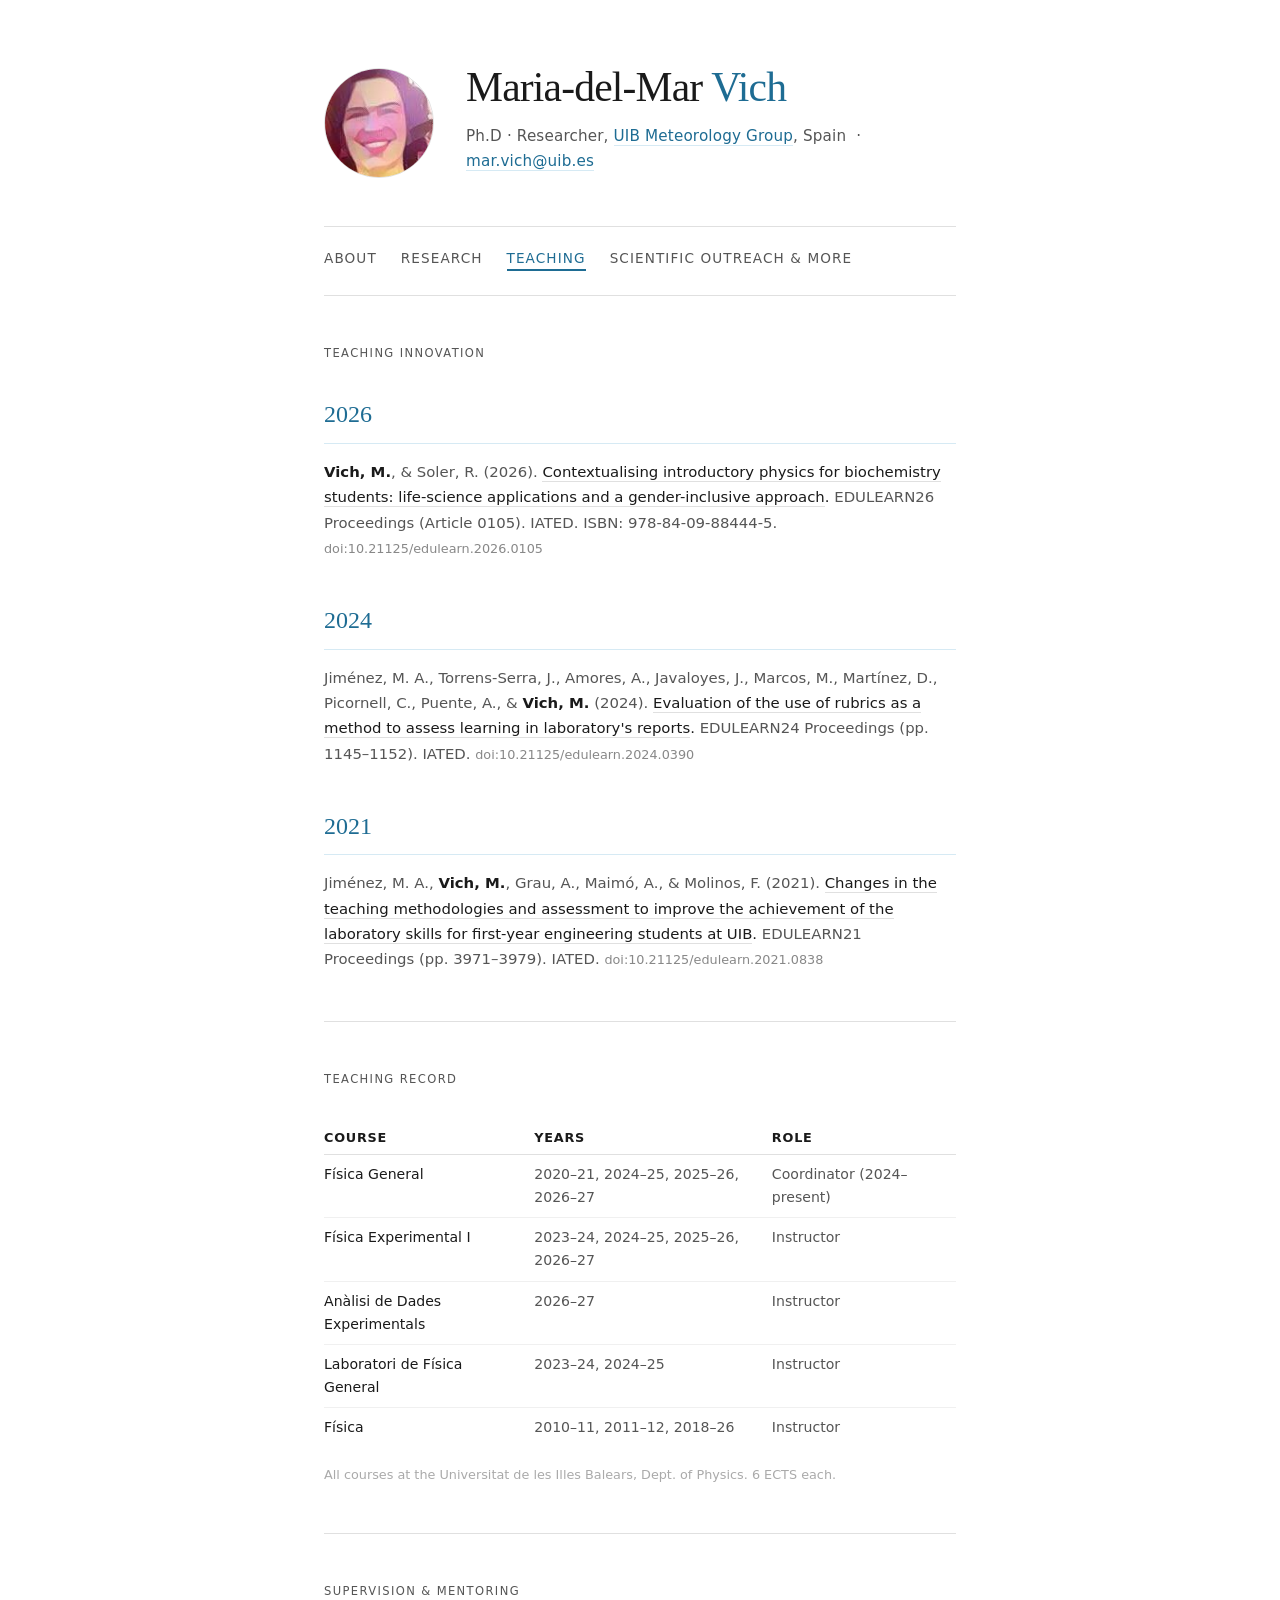
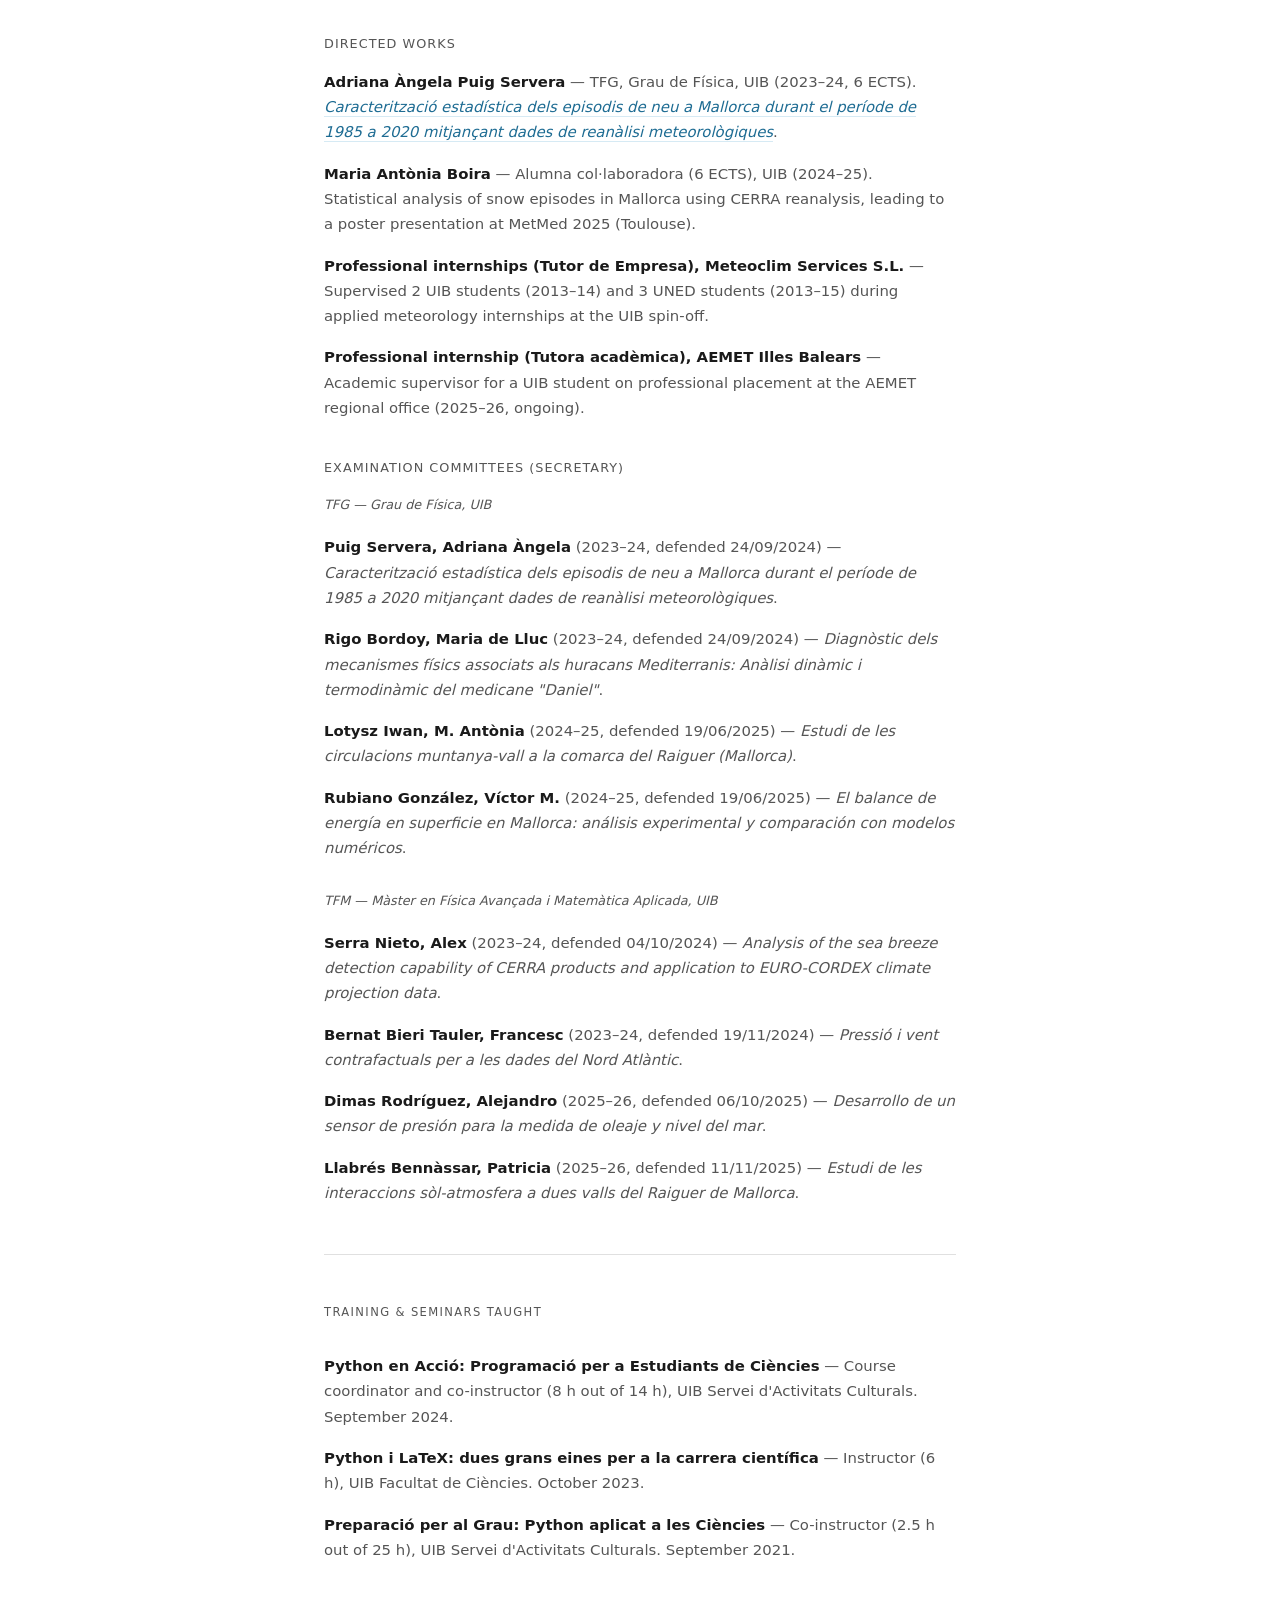
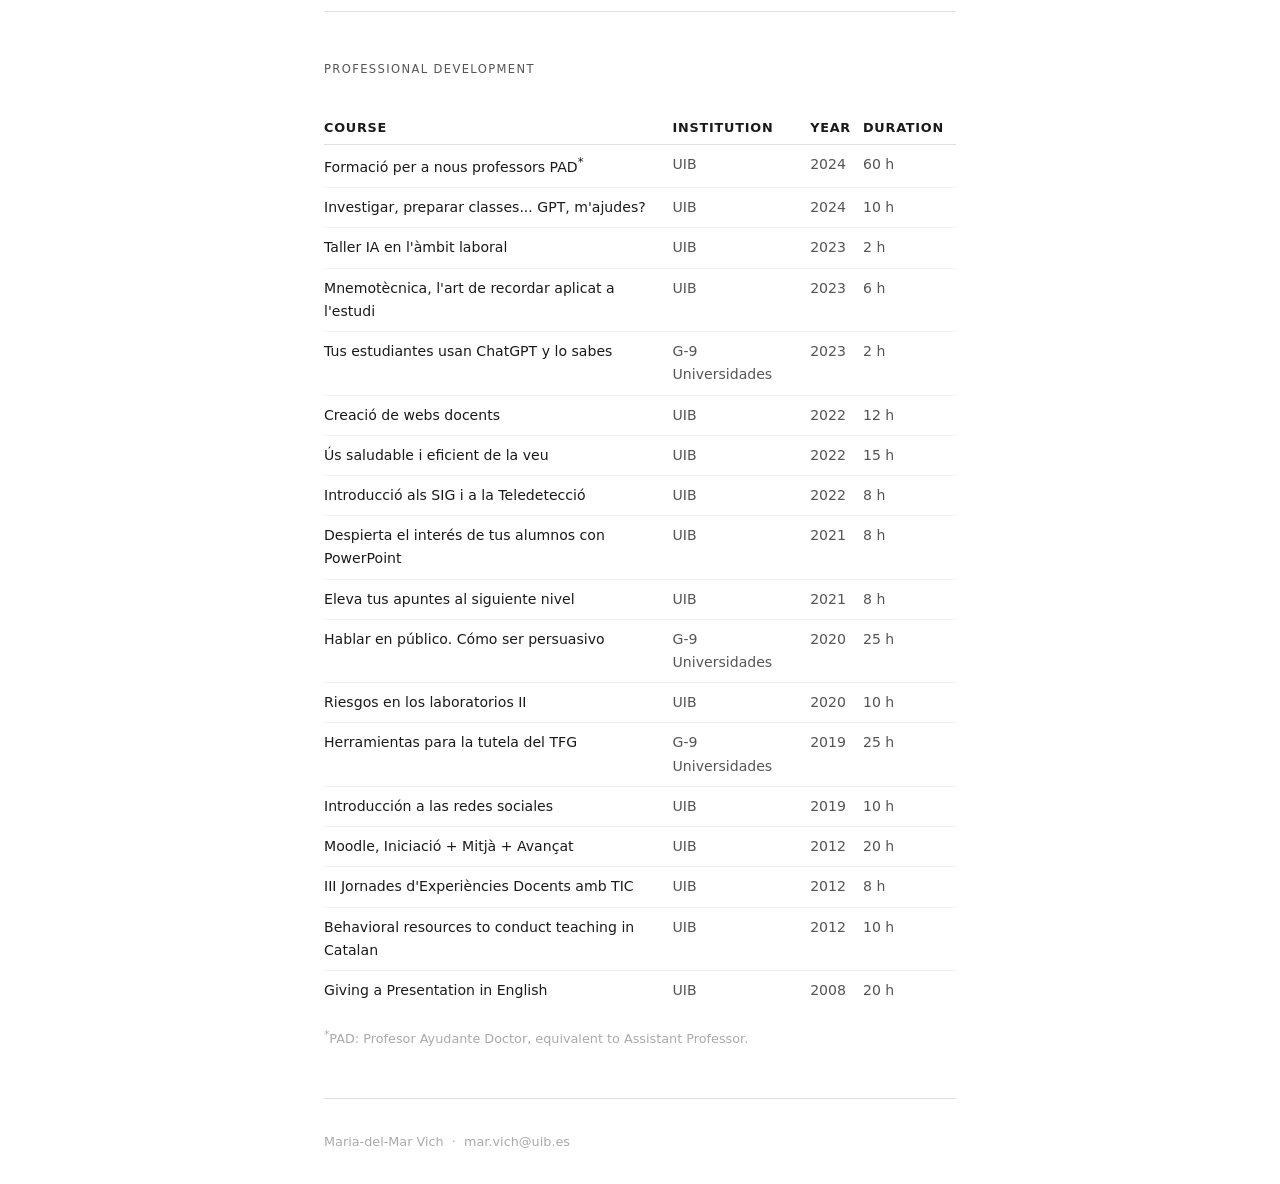
<file: teaching.html>
<!DOCTYPE html>
<html lang="en">
<head>
  <meta charset="UTF-8">
  <meta name="viewport" content="width=device-width, initial-scale=1.0">
  <title>Teaching — M. Vich</title>
  <link rel="stylesheet" href="style.css">
  <link rel="icon" href="data:image/svg+xml,<svg xmlns='http://www.w3.org/2000/svg' viewBox='0 0 100 100'><text y='.9em' font-size='90'>⚡</text></svg>">
</head>
<body>
<div class="wrap">

  <header>
    <img src="foto.jpg" alt="Maria-del-Mar Vich" class="header-photo">
    <div class="header-text">
      <h1 class="name"><a href="index.html">Maria-del-Mar <em>Vich</em></a></h1>
      <p class="tagline">
        Ph.D · Researcher, <a href="https://meteo.uib.es/" target="_blank">UIB Meteorology Group</a>, Spain
        &nbsp;·&nbsp; <a href="mailto:mar.vich@uib.es">mar.vich@uib.es</a>
      </p>
    </div>
  </header>

  <nav>
    <a href="index.html">About</a>
    <a href="research.html">Research</a>
    <a href="teaching.html" class="active">Teaching</a>
    <a href="outreach.html">Scientific outreach &amp; more</a>
  </nav>

  <!-- Teaching innovation -->
  <section class="section" id="teaching-innovation">
    <p class="section-label">Teaching innovation</p>

    <div class="year-group">
      <div class="year">2026</div>
      <div class="pub">
        <span class="authors"><strong>Vich, M.</strong>, &amp; Soler, R. (2026). </span>
        <span class="title"><a href="https://doi.org/10.21125/edulearn.2026.0105" target="_blank">Contextualising introductory physics for biochemistry students: life-science applications and a gender-inclusive approach</a>.</span>
        <span> EDULEARN26 Proceedings (Article 0105). IATED. ISBN: 978-84-09-88444-5.</span>
        <span class="doi"> <a href="https://doi.org/10.21125/edulearn.2026.0105" target="_blank">doi:10.21125/edulearn.2026.0105</a></span>
      </div>
    </div>

    <div class="year-group">
      <div class="year">2024</div>
      <div class="pub">
        <span class="authors">Jiménez, M. A., Torrens-Serra, J., Amores, A., Javaloyes, J., Marcos, M., Martínez, D., Picornell, C., Puente, A., &amp; <strong>Vich, M.</strong> (2024). </span>
        <span class="title"><a href="https://doi.org/10.21125/edulearn.2024.0390" target="_blank">Evaluation of the use of rubrics as a method to assess learning in laboratory's reports</a>.</span>
        <span> EDULEARN24 Proceedings (pp. 1145–1152). IATED.</span>
        <span class="doi"> <a href="https://doi.org/10.21125/edulearn.2024.0390" target="_blank">doi:10.21125/edulearn.2024.0390</a></span>
      </div>
    </div>

    <div class="year-group">
      <div class="year">2021</div>
      <div class="pub">
        <span class="authors">Jiménez, M. A., <strong>Vich, M.</strong>, Grau, A., Maimó, A., &amp; Molinos, F. (2021). </span>
        <span class="title"><a href="https://doi.org/10.21125/edulearn.2021.0838" target="_blank">Changes in the teaching methodologies and assessment to improve the achievement of the laboratory skills for first-year engineering students at UIB</a>.</span>
        <span> EDULEARN21 Proceedings (pp. 3971–3979). IATED.</span>
        <span class="doi"> <a href="https://doi.org/10.21125/edulearn.2021.0838" target="_blank">doi:10.21125/edulearn.2021.0838</a></span>
      </div>
    </div>
  </section>

  <!-- Teaching record -->
  <section class="section" id="teaching-record">
    <p class="section-label">Teaching record</p>
    <table class="teaching-table">
      <thead>
        <tr>
          <th>Course</th>
          <th>Years</th>
          <th>Role</th>
        </tr>
      </thead>
      <tbody>
        <tr>
          <td>Física General</td>
          <td>2020–21, 2024–25, 2025–26, 2026–27</td>
          <td>Coordinator (2024–present)</td>
        </tr>
        <tr>
          <td>Física Experimental I</td>
          <td>2023–24, 2024–25, 2025–26, 2026–27</td>
          <td>Instructor</td>
        </tr>
        <tr>
          <td>Anàlisi de Dades Experimentals</td>
          <td>2026–27</td>
          <td>Instructor</td>
        </tr>
        <tr>
          <td>Laboratori de Física General</td>
          <td>2023–24, 2024–25</td>
          <td>Instructor</td>
        </tr>
        <tr>
          <td>Física</td>
          <td>2010–11, 2011–12, 2018–26</td>
          <td>Instructor</td>
        </tr>
      </tbody>
    </table>
    <p style="font-size:0.8rem; color:#aaa; margin-top:16px;">All courses at the Universitat de les Illes Balears, Dept. of Physics. 6 ECTS each.</p>
  </section>

  <!-- Supervision -->
  <section class="section" id="supervision">
    <p class="section-label">Supervision &amp; mentoring</p>

    <p class="subsection-label">Directed works</p>

    <div class="item">
      <strong>Adriana Àngela Puig Servera</strong> — TFG, Grau de Física, UIB (2023–24, 6 ECTS).<br>
      <em><a href="https://dspace.uib.es/xmlui/handle/11201/167043" target="_blank">Caracterització estadística dels episodis de neu a Mallorca durant el període de 1985 a 2020 mitjançant dades de reanàlisi meteorològiques</a></em>.
    </div>
    <div class="item">
      <strong>Maria Antònia Boira</strong> — Alumna col·laboradora (6 ECTS), UIB (2024–25).<br>
      Statistical analysis of snow episodes in Mallorca using CERRA reanalysis, leading to a poster presentation at MetMed 2025 (Toulouse).
    </div>
    <div class="item">
      <strong>Professional internships (Tutor de Empresa), Meteoclim Services S.L.</strong> — Supervised 2 UIB students (2013–14) and 3 UNED students (2013–15) during applied meteorology internships at the UIB spin-off.
    </div>
    <div class="item">
      <strong>Professional internship (Tutora acadèmica), AEMET Illes Balears</strong> — Academic supervisor for a UIB student on professional placement at the AEMET regional office (2025–26, ongoing).
    </div>

    <p class="subsection-label">Examination committees (secretary)</p>
    <p style="font-size:0.8rem; color:var(--ink-light); margin-bottom:20px; font-style:italic;">TFG — Grau de Física, UIB</p>

    <div class="item">
      <strong>Puig Servera, Adriana Àngela</strong> (2023–24, defended 24/09/2024) — <em>Caracterització estadística dels episodis de neu a Mallorca durant el període de 1985 a 2020 mitjançant dades de reanàlisi meteorològiques</em>.
    </div>
    <div class="item">
      <strong>Rigo Bordoy, Maria de Lluc</strong> (2023–24, defended 24/09/2024) — <em>Diagnòstic dels mecanismes físics associats als huracans Mediterranis: Anàlisi dinàmic i termodinàmic del medicane "Daniel"</em>.
    </div>
    <div class="item">
      <strong>Lotysz Iwan, M. Antònia</strong> (2024–25, defended 19/06/2025) — <em>Estudi de les circulacions muntanya-vall a la comarca del Raiguer (Mallorca)</em>.
    </div>
    <div class="item">
      <strong>Rubiano González, Víctor M.</strong> (2024–25, defended 19/06/2025) — <em>El balance de energía en superficie en Mallorca: análisis experimental y comparación con modelos numéricos</em>.
    </div>

    <p style="font-size:0.8rem; color:var(--ink-light); margin-bottom:20px; margin-top:28px; font-style:italic;">TFM — Màster en Física Avançada i Matemàtica Aplicada, UIB</p>

    <div class="item">
      <strong>Serra Nieto, Alex</strong> (2023–24, defended 04/10/2024) — <em>Analysis of the sea breeze detection capability of CERRA products and application to EURO-CORDEX climate projection data</em>.
    </div>
    <div class="item">
      <strong>Bernat Bieri Tauler, Francesc</strong> (2023–24, defended 19/11/2024) — <em>Pressió i vent contrafactuals per a les dades del Nord Atlàntic</em>.
    </div>
    <div class="item">
      <strong>Dimas Rodríguez, Alejandro</strong> (2025–26, defended 06/10/2025) — <em>Desarrollo de un sensor de presión para la medida de oleaje y nivel del mar</em>.
    </div>
    <div class="item">
      <strong>Llabrés Bennàssar, Patricia</strong> (2025–26, defended 11/11/2025) — <em>Estudi de les interaccions sòl-atmosfera a dues valls del Raiguer de Mallorca</em>.
    </div>
  </section>

  <!-- Training -->
  <section class="section" id="training">
    <p class="section-label">Training &amp; seminars taught</p>
    <div class="item">
      <strong>Python en Acció: Programació per a Estudiants de Ciències</strong> — Course coordinator and co-instructor (8 h out of 14 h), UIB Servei d'Activitats Culturals. September 2024.
    </div>
    <div class="item">
      <strong>Python i LaTeX: dues grans eines per a la carrera científica</strong> — Instructor (6 h), UIB Facultat de Ciències. October 2023.
    </div>
    <div class="item">
      <strong>Preparació per al Grau: Python aplicat a les Ciències</strong> — Co-instructor (2.5 h out of 25 h), UIB Servei d'Activitats Culturals. September 2021.
    </div>
  </section>

  <!-- Professional development -->
  <section class="section" id="professional-development">
    <p class="section-label">Professional development</p>
    <table class="teaching-table">
      <thead>
        <tr>
          <th>Course</th>
          <th>Institution</th>
          <th>Year</th>
          <th>Duration</th>
        </tr>
      </thead>
      <tbody>
        <tr>
          <td>Formació per a nous professors PAD<sup>*</sup></td>
          <td>UIB</td>
          <td>2024</td>
          <td>60 h</td>
        </tr>
        <tr>
          <td>Investigar, preparar classes... GPT, m'ajudes?</td>
          <td>UIB</td>
          <td>2024</td>
          <td>10 h</td>
        </tr>
        <tr>
          <td>Taller IA en l'àmbit laboral</td>
          <td>UIB</td>
          <td>2023</td>
          <td>2 h</td>
        </tr>
        <tr>
          <td>Mnemotècnica, l'art de recordar aplicat a l'estudi</td>
          <td>UIB</td>
          <td>2023</td>
          <td>6 h</td>
        </tr>
        <tr>
          <td>Tus estudiantes usan ChatGPT y lo sabes</td>
          <td>G-9 Universidades</td>
          <td>2023</td>
          <td>2 h</td>
        </tr>
        <tr>
          <td>Creació de webs docents</td>
          <td>UIB</td>
          <td>2022</td>
          <td>12 h</td>
        </tr>
        <tr>
          <td>Ús saludable i eficient de la veu</td>
          <td>UIB</td>
          <td>2022</td>
          <td>15 h</td>
        </tr>
        <tr>
          <td>Introducció als SIG i a la Teledetecció</td>
          <td>UIB</td>
          <td>2022</td>
          <td>8 h</td>
        </tr>
        <tr>
          <td>Despierta el interés de tus alumnos con PowerPoint</td>
          <td>UIB</td>
          <td>2021</td>
          <td>8 h</td>
        </tr>
        <tr>
          <td>Eleva tus apuntes al siguiente nivel</td>
          <td>UIB</td>
          <td>2021</td>
          <td>8 h</td>
        </tr>
        <tr>
          <td>Hablar en público. Cómo ser persuasivo</td>
          <td>G-9 Universidades</td>
          <td>2020</td>
          <td>25 h</td>
        </tr>
        <tr>
          <td>Riesgos en los laboratorios II</td>
          <td>UIB</td>
          <td>2020</td>
          <td>10 h</td>
        </tr>
        <tr>
          <td>Herramientas para la tutela del TFG</td>
          <td>G-9 Universidades</td>
          <td>2019</td>
          <td>25 h</td>
        </tr>
        <tr>
          <td>Introducción a las redes sociales</td>
          <td>UIB</td>
          <td>2019</td>
          <td>10 h</td>
        </tr>
        <tr>
          <td>Moodle, Iniciació + Mitjà + Avançat</td>
          <td>UIB</td>
          <td>2012</td>
          <td>20 h</td>
        </tr>
        <tr>
          <td>III Jornades d'Experiències Docents amb TIC</td>
          <td>UIB</td>
          <td>2012</td>
          <td>8 h</td>
        </tr>
        <tr>
          <td>Behavioral resources to conduct teaching in Catalan</td>
          <td>UIB</td>
          <td>2012</td>
          <td>10 h</td>
        </tr>
        <tr>
          <td>Giving a Presentation in English</td>
          <td>UIB</td>
          <td>2008</td>
          <td>20 h</td>
        </tr>
      </tbody>
    </table>
    <p style="font-size:0.8rem; color:#aaa; margin-top:16px;"><sup>*</sup>PAD: Profesor Ayudante Doctor, equivalent to Assistant Professor.</p>
  </section>

  <footer>Maria-del-Mar Vich &nbsp;·&nbsp; mar.vich@uib.es</footer>

</div>
</body>
</html>
</file>
<file: style.css>
*, *::before, *::after { box-sizing: border-box; margin: 0; padding: 0; }

:root {
  --ink: #1a1a1a;
  --ink-light: #555;
  --accent: #1e6c93;
  --accent-dim: #d6eaf4;
  --rule: #e0e0e0;
  --bg: #ffffff;
  --max: 680px;
  --serif: Georgia, 'Times New Roman', serif;
  --sans: system-ui, -apple-system, sans-serif;
}

body {
  font-family: var(--sans);
  background: var(--bg);
  color: var(--ink);
  line-height: 1.65;
  font-size: 16px;
  -webkit-font-smoothing: antialiased;
}

.wrap {
  max-width: var(--max);
  margin: 0 auto;
  padding: 0 24px;
}

/* ── Header ── */
header {
  padding: 64px 0 48px;
  border-bottom: 1px solid var(--rule);
  display: flex;
  align-items: flex-start;
  gap: 32px;
}

.header-photo {
  width: 110px;
  height: 110px;
  border-radius: 50%;
  object-fit: cover;
  flex-shrink: 0;
  margin-top: 4px;
  border: 1px solid var(--rule);
}

.header-text { flex: 1; }

.name {
  font-family: var(--serif);
  font-size: clamp(1.9rem, 5vw, 2.6rem);
  font-weight: normal;
  letter-spacing: -0.02em;
  color: var(--ink);
  line-height: 1.15;
}

.name a {
  color: inherit;
  text-decoration: none;
}

.name em {
  font-style: normal;
  color: var(--accent);
}

.tagline {
  margin-top: 12px;
  font-size: 0.95rem;
  color: var(--ink-light);
  letter-spacing: 0.01em;
}

.tagline a {
  color: var(--accent);
  text-decoration: none;
  border-bottom: 1px solid var(--accent-dim);
}
.tagline a:hover { border-color: var(--accent); }

/* ── Nav ── */
nav {
  padding: 20px 0;
  border-bottom: 1px solid var(--rule);
  display: flex;
  flex-wrap: wrap;
  gap: 4px 0;
}

nav a {
  font-size: 0.85rem;
  text-transform: uppercase;
  letter-spacing: 0.08em;
  color: var(--ink-light);
  text-decoration: none;
  margin-right: 24px;
  margin-bottom: 4px;
}
nav a:hover { color: var(--accent); }
nav a.active { color: var(--accent); border-bottom: 2px solid var(--accent); }

/* ── Sections ── */
.section {
  padding: 48px 0;
  border-bottom: 1px solid var(--rule);
}
.section:last-child { border-bottom: none; }

.section-label {
  font-size: 0.72rem;
  text-transform: uppercase;
  letter-spacing: 0.12em;
  color: var(--ink-light);
  margin-bottom: 32px;
}

.subsection-label {
  font-size: 0.8rem;
  text-transform: uppercase;
  letter-spacing: 0.08em;
  color: var(--ink-light);
  margin-bottom: 16px;
}

.subsection-label + .subsection-label,
.item + .subsection-label {
  margin-top: 36px;
}

/* ── About ── */
.about-text {
  font-size: 0.97rem;
  line-height: 1.8;
  color: var(--ink);
}
.about-text a {
  color: var(--accent);
  text-decoration: none;
  border-bottom: 1px solid var(--accent-dim);
}
.about-text a:hover { border-color: var(--accent); }

/* ── Research interests ── */
.interests-list {
  list-style: none;
  padding-left: 0;
  font-size: 0.93rem;
  line-height: 1.7;
  color: var(--ink-light);
}
.interests-list li {
  position: relative;
  padding-left: 1.1em;
  margin-bottom: 6px;
}
.interests-list li::before {
  content: "•";
  position: absolute;
  left: 0;
  color: var(--ink-light);
}
.interests-list li:last-child { margin-bottom: 0; }

/* ── Publication list ── */
.year-group { margin-bottom: 40px; }
.year-group:last-child { margin-bottom: 0; }

.year {
  font-family: var(--serif);
  font-size: 1.5rem;
  font-weight: normal;
  color: var(--accent);
  margin-bottom: 16px;
  padding-bottom: 8px;
  border-bottom: 1px solid var(--accent-dim);
}

.pub {
  margin-bottom: 20px;
  font-size: 0.93rem;
  line-height: 1.7;
  color: var(--ink-light);
}
.pub:last-child { margin-bottom: 0; }

.pub .title {
  color: var(--ink);
  font-weight: 500;
}
.pub .title a {
  color: var(--ink);
  text-decoration: none;
  border-bottom: 1px solid var(--rule);
}
.pub .title a:hover {
  border-color: var(--accent);
  color: var(--accent);
}
.pub strong { color: var(--ink); font-weight: 600; }

.doi {
  font-size: 0.8rem;
  color: #888;
}
.doi a { color: #888; text-decoration: none; }
.doi a:hover { color: var(--accent); text-decoration: underline; }

/* ── Projects ── */
.project {
  margin-bottom: 20px;
  font-size: 0.93rem;
  line-height: 1.7;
  color: var(--ink-light);
}
.project:last-child { margin-bottom: 0; }
.project-name {
  font-weight: 600;
  color: var(--ink);
}

/* ── Teaching table ── */
.teaching-table {
  width: 100%;
  border-collapse: collapse;
  font-size: 0.88rem;
}
.teaching-table th {
  text-align: left;
  font-weight: 600;
  color: var(--ink);
  padding: 6px 12px 6px 0;
  border-bottom: 1px solid var(--rule);
  font-size: 0.8rem;
  text-transform: uppercase;
  letter-spacing: 0.06em;
}
.teaching-table td {
  padding: 8px 12px 8px 0;
  color: var(--ink-light);
  border-bottom: 1px solid #f0f0f0;
  vertical-align: top;
}
.teaching-table tr:last-child td { border-bottom: none; }
.teaching-table td:first-child { color: var(--ink); font-weight: 500; }

/* ── Simple list items ── */
.item {
  margin-bottom: 16px;
  font-size: 0.93rem;
  line-height: 1.7;
  color: var(--ink-light);
}
.item:last-child { margin-bottom: 0; }
.item strong { color: var(--ink); }
.item a {
  color: var(--accent);
  text-decoration: none;
  border-bottom: 1px solid var(--accent-dim);
}
.item a:hover { border-color: var(--accent); }

/* ── Reviewer list ── */
.reviewer-list {
  font-size: 0.93rem;
  color: var(--ink-light);
  line-height: 1.8;
}
.reviewer-list em { color: var(--ink); font-style: italic; }

/* ── Profiles ── */
.profiles {
  display: flex;
  flex-wrap: wrap;
  gap: 12px;
}

.profile-link {
  display: inline-block;
  padding: 8px 16px;
  border: 1px solid var(--rule);
  border-radius: 2px;
  font-size: 0.85rem;
  color: var(--ink);
  text-decoration: none;
  transition: border-color 0.15s, color 0.15s;
}
.profile-link:hover {
  border-color: var(--accent);
  color: var(--accent);
}

/* ── Footer ── */
footer {
  padding: 32px 0;
  font-size: 0.8rem;
  color: #aaa;
}

@media (max-width: 480px) {
  header { padding: 40px 0 32px; flex-direction: column; gap: 20px; }
  .header-photo { width: 80px; height: 80px; }
  .section { padding: 36px 0; }
  nav a { margin-right: 16px; }
}
</file>
